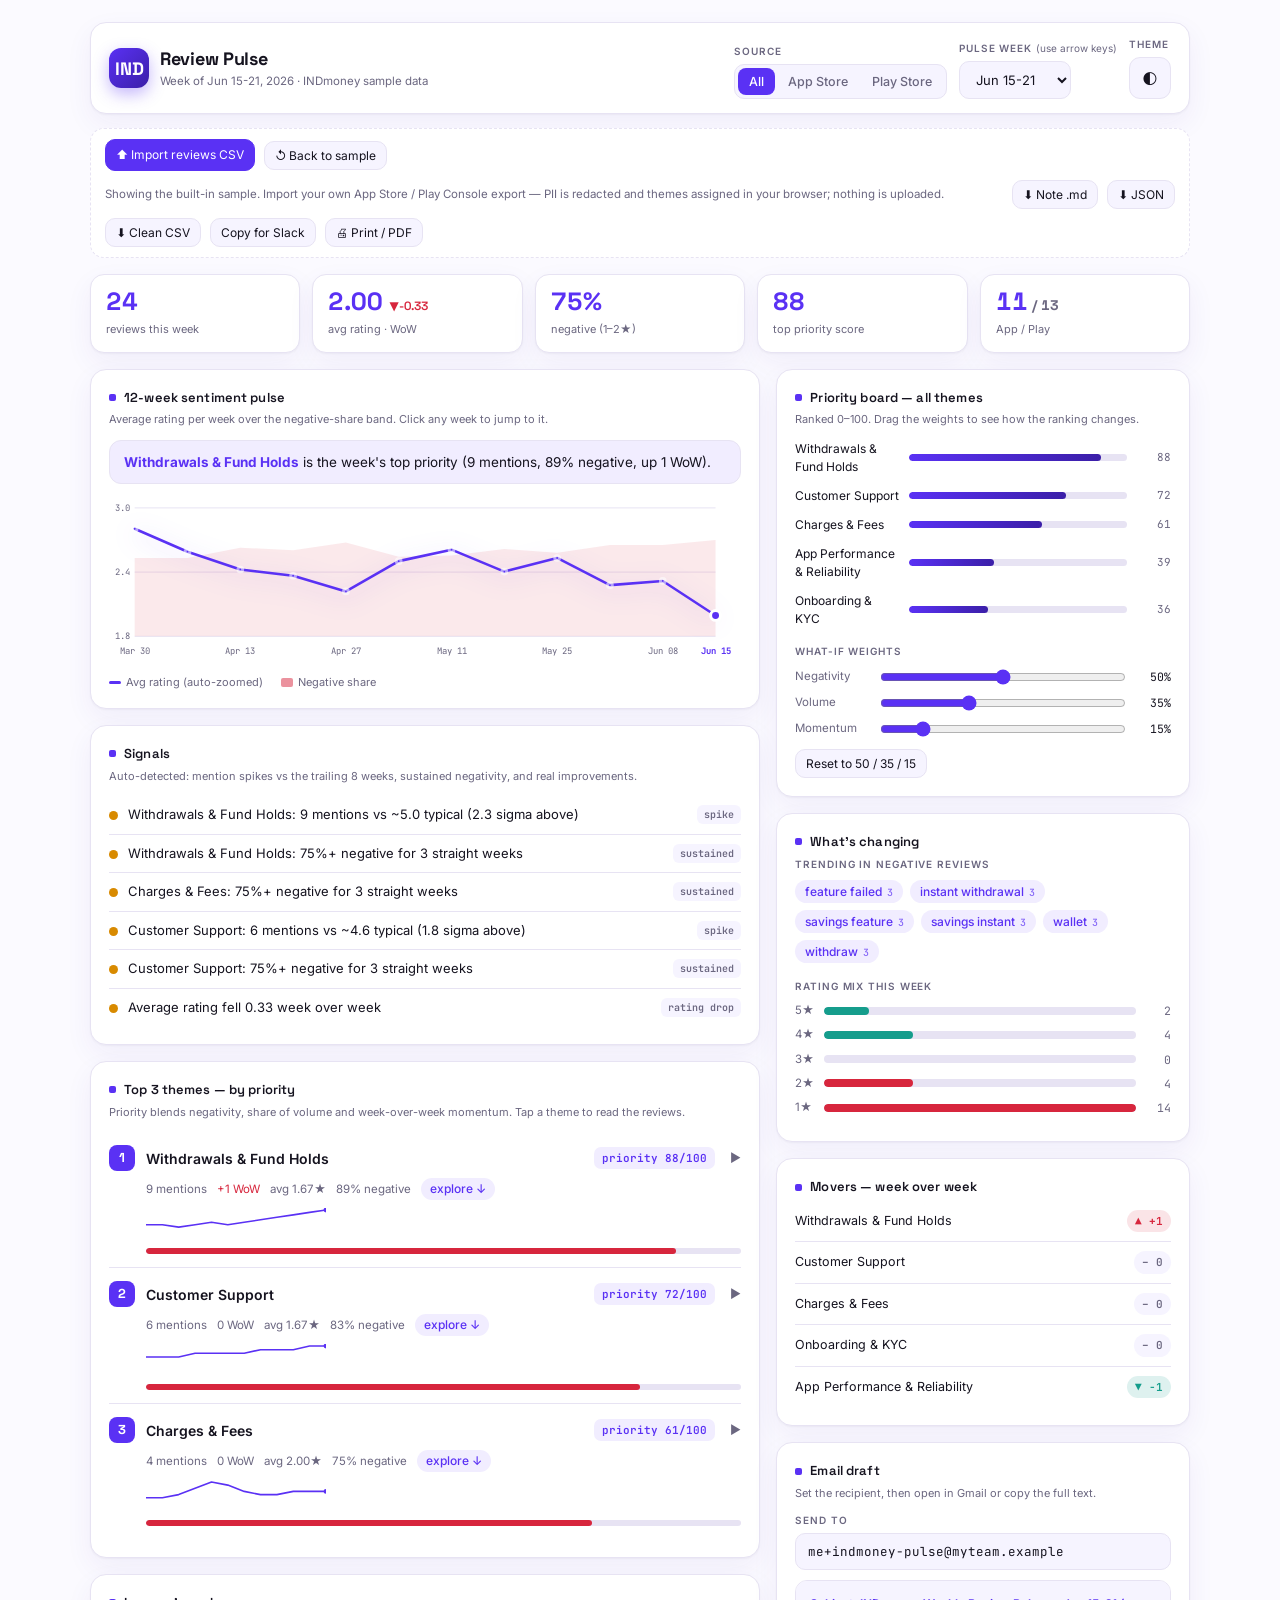
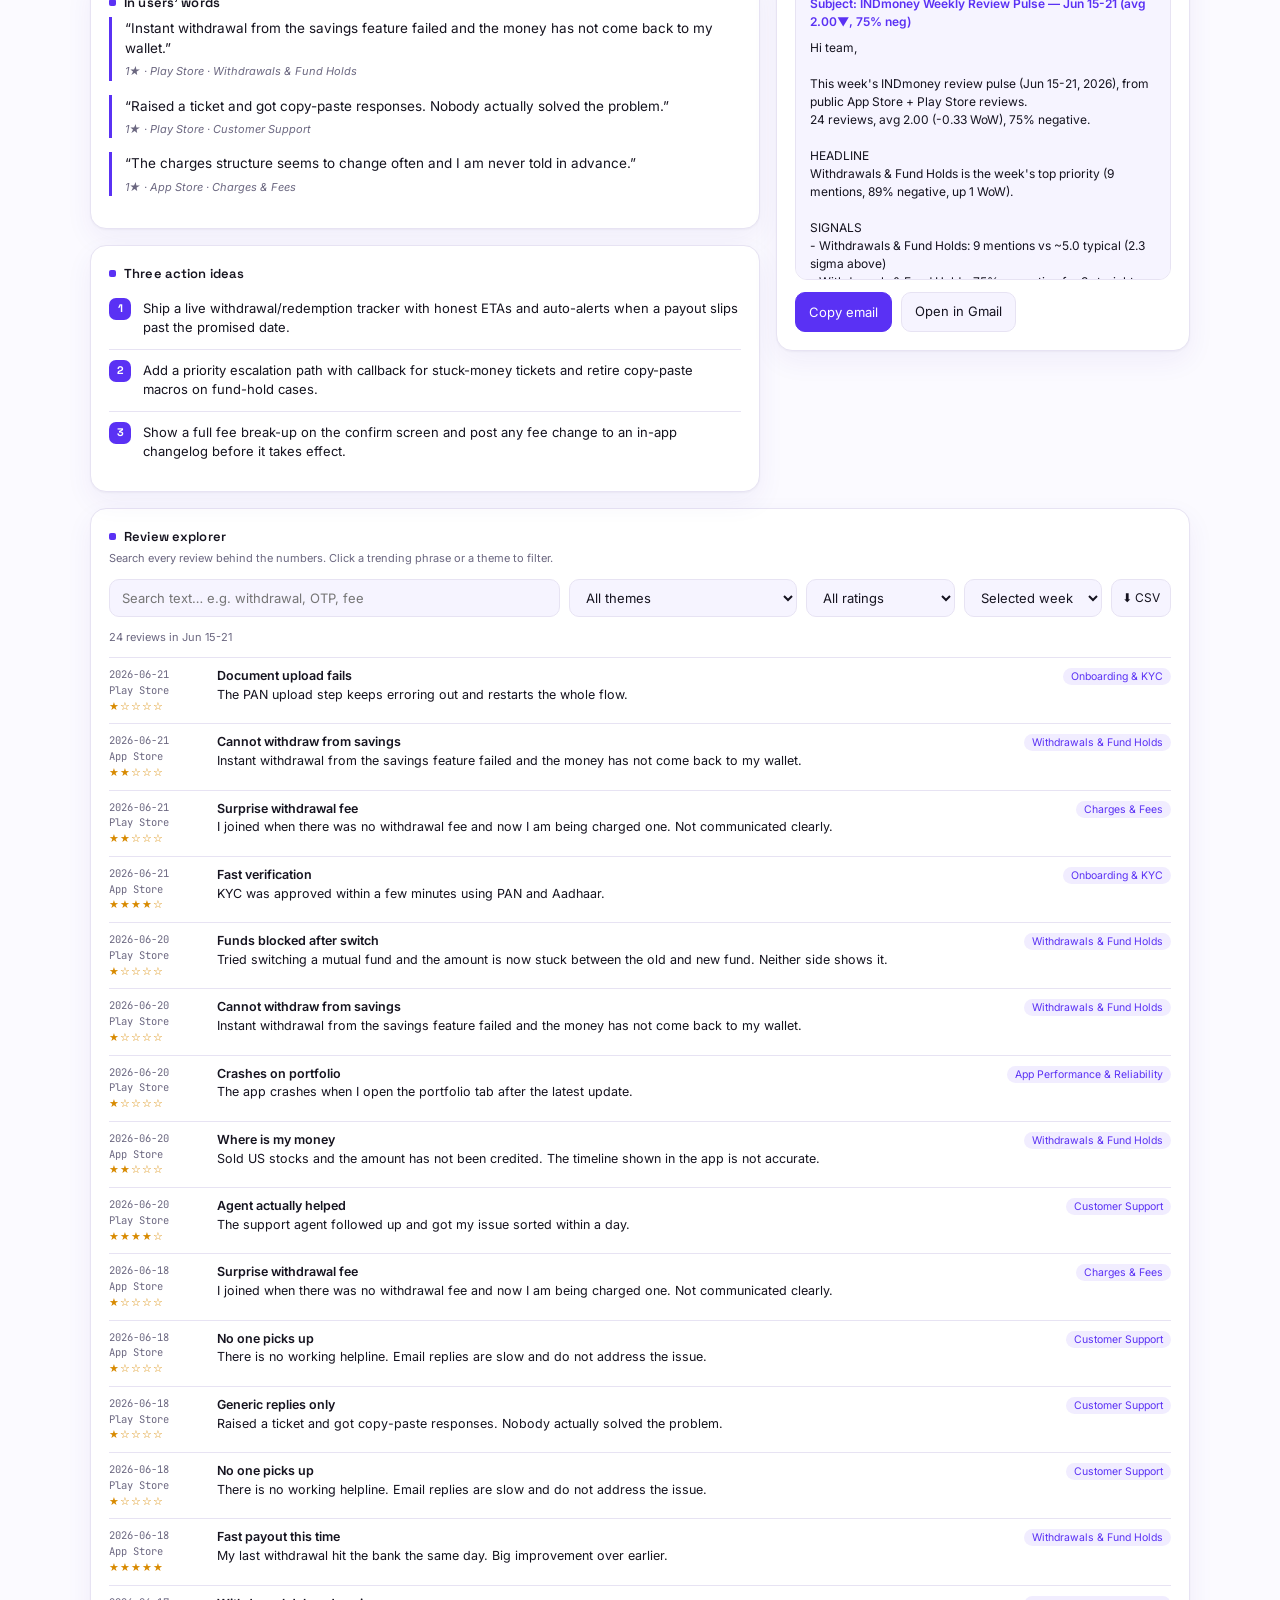
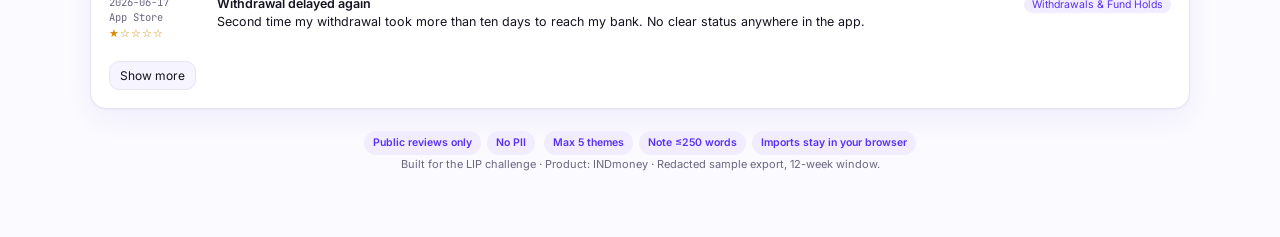
<file: index.html>
<!DOCTYPE html>
<html lang="en" data-theme="light">
<head>
<meta charset="utf-8"/>
<meta name="viewport" content="width=device-width, initial-scale=1, viewport-fit=cover"/>
<title>Review Pulse — INDmoney</title>
<link rel="preconnect" href="https://fonts.googleapis.com">
<link rel="preconnect" href="https://fonts.gstatic.com" crossorigin>
<link href="https://fonts.googleapis.com/css2?family=Space+Grotesk:wght@500;600;700&family=Inter:wght@400;500;600&family=JetBrains+Mono:wght@500;600&display=swap" rel="stylesheet">
<style>
:root{
  --violet:#5A31F4; --violet-d:#3B1FA8; --violet-soft:#F1EDFF;
  --ink:#15131F; --mute:#6B6780; --line:#E7E3F3;
  --neg:#D7263D; --warn:#D88A00; --pos:#159D8C;
  --bg:#FBFAFF; --panel:#FFFFFF; --panel-2:#F6F4FF;
  --shadow:0 1px 2px rgba(20,16,40,.04), 0 10px 28px rgba(60,31,168,.06);
  --display:'Space Grotesk',system-ui,sans-serif;
  --body:'Inter',system-ui,sans-serif; --mono:'JetBrains Mono',ui-monospace,monospace;
}
[data-theme="dark"]{
  --violet:#9B86FF; --violet-d:#7C63F0; --violet-soft:#241D44;
  --ink:#F3F1FA; --mute:#A39FBE; --line:#2A2444;
  --neg:#FF6B7E; --warn:#F0B53A; --pos:#3FD3BF;
  --bg:#0C0A18; --panel:#161130; --panel-2:#1C1640;
  --shadow:0 1px 2px rgba(0,0,0,.3), 0 14px 32px rgba(0,0,0,.4);
}
*{box-sizing:border-box}
html,body{margin:0}
body{background:var(--bg);color:var(--ink);font-family:var(--body);-webkit-font-smoothing:antialiased;line-height:1.5}
.wrap{max-width:1140px;margin:0 auto;padding:22px 20px 64px}
.mono{font-family:var(--mono);font-variant-numeric:tabular-nums}

header.top{display:flex;align-items:center;gap:14px;flex-wrap:wrap;padding:14px 18px;border-radius:16px;
  background:var(--panel);box-shadow:var(--shadow);border:1px solid var(--line)}
.brand{display:flex;align-items:center;gap:11px;margin-right:auto}
.logo{width:40px;height:40px;border-radius:12px;background:linear-gradient(135deg,var(--violet),var(--violet-d));
  display:grid;place-items:center;color:#fff;font-family:var(--display);font-weight:700;font-size:18px;
  box-shadow:0 6px 16px rgba(90,49,244,.35)}
.brand h1{font-family:var(--display);font-size:18px;font-weight:700;margin:0;letter-spacing:-.3px}
.brand .sub{font-size:11.5px;color:var(--mute);margin-top:1px}
.ctrls{display:flex;align-items:flex-end;gap:12px;flex-wrap:wrap}
.lbl{font-size:10px;color:var(--mute);text-transform:uppercase;letter-spacing:.09em;font-weight:600;margin-bottom:5px;display:block}
select{font-family:var(--body);font-size:13px;color:var(--ink);background:var(--panel-2);border:1px solid var(--line);
  border-radius:10px;padding:9px 12px;cursor:pointer}
select:hover{border-color:var(--violet)}
.seg{display:inline-flex;background:var(--panel-2);border:1px solid var(--line);border-radius:10px;padding:3px;gap:2px}
.seg button{border:0;background:transparent;color:var(--mute);font-family:var(--body);font-size:12.5px;font-weight:500;
  padding:6px 11px;border-radius:8px;cursor:pointer}
.seg button.on{background:var(--violet);color:#fff}
.toggle{width:42px;height:42px;display:grid;place-items:center;border-radius:11px;background:var(--panel-2);
  border:1px solid var(--line);cursor:pointer;font-size:17px}

.kpis{display:grid;grid-template-columns:repeat(5,1fr);gap:12px;margin-top:16px}
@media(max-width:760px){.kpis{grid-template-columns:repeat(2,1fr)}}
.kpi{background:var(--panel);border:1px solid var(--line);border-radius:14px;padding:14px 15px;box-shadow:var(--shadow)}
.kpi .big{font-family:var(--display);font-size:25px;font-weight:700;line-height:1;color:var(--violet)}
.kpi .cap{font-size:11px;color:var(--mute);margin-top:7px}
.kpi .delta{font-size:12px;font-weight:600;margin-left:6px}
.up{color:var(--pos)} .down{color:var(--neg)} .flat{color:var(--mute)}

.grid{display:grid;grid-template-columns:1.62fr 1fr;gap:16px;margin-top:16px;align-items:start}
@media(max-width:900px){.grid{grid-template-columns:1fr}}
.col{display:flex;flex-direction:column;gap:16px}
.card{background:var(--panel);border:1px solid var(--line);border-radius:16px;padding:18px;box-shadow:var(--shadow)}
.card h2{font-family:var(--display);font-size:13px;font-weight:600;margin:0 0 4px;letter-spacing:.01em;display:flex;align-items:center;gap:8px}
.card h2 .tick{width:7px;height:7px;border-radius:2px;background:var(--violet)}
.card .hint{font-size:11px;color:var(--mute);margin:0 0 12px}

/* hero */
.headline{background:var(--violet-soft);border:1px solid var(--line);border-radius:12px;padding:11px 14px;margin-bottom:14px;
  font-size:13.5px;color:var(--ink)}
.headline b{color:var(--violet)}
.pulse-svg{width:100%;height:150px;display:block;overflow:visible}
.pulse-path{fill:none;stroke:var(--violet);stroke-width:2.6;stroke-linecap:round;stroke-linejoin:round;
  filter:drop-shadow(0 5px 12px rgba(90,49,244,.32))}
.pulse-dot{fill:var(--violet);stroke:var(--panel);stroke-width:3}
.grid-line{stroke:var(--line);stroke-width:1}
.axis{font-family:var(--mono);font-size:9px;fill:var(--mute)}
.legend{display:flex;gap:18px;font-size:11px;color:var(--mute);margin-top:8px}
.legend i{display:inline-block;width:12px;height:3px;border-radius:2px;vertical-align:middle;margin-right:5px}
.legend i.area{height:9px;border-radius:2px;opacity:.5}

/* priority themes */
.theme{border-top:1px solid var(--line);padding:13px 0}
.theme:first-of-type{border-top:none}
.theme .head{display:flex;align-items:center;gap:11px;cursor:pointer}
.rank{width:26px;height:26px;flex:none;border-radius:8px;background:var(--violet);color:#fff;
  font-family:var(--display);font-weight:700;font-size:13px;display:grid;place-items:center}
.theme .name{font-weight:600;font-size:14px;flex:1;min-width:0}
.prio{font-family:var(--mono);font-size:11px;font-weight:600;color:var(--violet);background:var(--violet-soft);
  padding:3px 8px;border-radius:7px;white-space:nowrap}
.theme .meta{font-size:11.5px;color:var(--mute);margin:7px 0 0 37px;display:flex;gap:10px;flex-wrap:wrap;align-items:center}
.spark{margin:8px 0 0 37px}
.bar{height:6px;border-radius:4px;background:var(--line);overflow:hidden;margin:8px 0 0 37px;max-width:calc(100% - 37px)}
.bar>span{display:block;height:100%;border-radius:4px}
.caret{color:var(--mute);font-size:12px;transition:transform .2s;margin-left:4px}
.theme.open .caret{transform:rotate(90deg)}
.drill{margin:10px 0 0 37px;display:none;border-left:2px solid var(--line);padding-left:12px}
.theme.open .drill{display:block;animation:fade .25s ease}
@keyframes fade{from{opacity:0;transform:translateY(-3px)}to{opacity:1}}
.rev{padding:7px 0;border-bottom:1px dashed var(--line);font-size:12px}
.rev:last-child{border-bottom:none}
.rev .r1{display:flex;justify-content:space-between;color:var(--mute);font-size:10.5px;font-family:var(--mono)}
.rev .r2{margin-top:2px;color:var(--ink)}
.stars{color:var(--warn);letter-spacing:1px}

/* priority board + movers */
.board .row{display:flex;align-items:center;gap:10px;margin-bottom:11px}
.board .nm{font-size:12px;flex:none;width:104px}
.board .track{flex:1;height:7px;border-radius:4px;background:var(--line);overflow:hidden}
.board .track>span{display:block;height:100%;border-radius:4px;background:linear-gradient(90deg,var(--violet),var(--violet-d))}
.board .val{font-family:var(--mono);font-size:11px;color:var(--mute);width:34px;text-align:right}
.mover{display:flex;align-items:center;justify-content:space-between;padding:9px 0;border-top:1px solid var(--line);font-size:12.5px}
.mover:first-of-type{border-top:none}
.chip{font-family:var(--mono);font-size:11px;font-weight:600;padding:3px 8px;border-radius:20px}
.chip.r{color:var(--neg);background:color-mix(in srgb,var(--neg) 12%,transparent)}
.chip.f{color:var(--pos);background:color-mix(in srgb,var(--pos) 14%,transparent)}
.chip.z{color:var(--mute);background:var(--panel-2)}

/* quotes + actions */
.quote{border-left:3px solid var(--violet);padding:1px 0 1px 13px;margin:0 0 14px}
.quote p{margin:0;font-size:13.5px}
.quote .by{font-size:11px;color:var(--mute);margin-top:5px;font-style:italic}
ol.actions{margin:0;padding:0;list-style:none;counter-reset:a}
ol.actions li{counter-increment:a;position:relative;padding:11px 0 11px 34px;font-size:13px;border-top:1px solid var(--line)}
ol.actions li:first-child{border-top:none}
ol.actions li::before{content:counter(a);position:absolute;left:0;top:10px;width:22px;height:22px;border-radius:7px;
  background:var(--violet);color:#fff;font-family:var(--display);font-weight:700;font-size:11px;display:grid;place-items:center}

/* email */
.mailbox{background:var(--panel-2);border:1px solid var(--line);border-radius:12px;padding:14px;font-size:12px;
  white-space:pre-wrap;max-height:300px;overflow:auto;line-height:1.5}
.mailbox .subj{font-weight:600;color:var(--violet);margin-bottom:8px}
.acts{display:flex;gap:9px;margin-top:12px;flex-wrap:wrap}
.toinput{width:100%;font-family:var(--mono);font-size:12.5px;color:var(--ink);background:var(--panel-2);
  border:1px solid var(--line);border-radius:10px;padding:9px 12px;margin-bottom:10px}
.toinput:focus{outline:none;border-color:var(--violet)}
.btn{font-family:var(--body);font-size:13px;color:var(--ink);background:var(--panel-2);border:1px solid var(--line);
  border-radius:10px;padding:9px 13px;cursor:pointer;text-decoration:none;display:inline-flex;align-items:center;gap:6px}
.btn:hover{border-color:var(--violet)}
.btn.primary{background:var(--violet);color:#fff;border-color:var(--violet)}
.btn.primary:hover{background:var(--violet-d)}
.toast{position:fixed;left:50%;bottom:26px;transform:translateX(-50%) translateY(20px);opacity:0;background:var(--ink);
  color:var(--bg);padding:10px 18px;border-radius:10px;font-size:13px;transition:.25s;pointer-events:none;z-index:9}
.toast.show{opacity:1;transform:translateX(-50%) translateY(0)}
footer.note{margin-top:22px;font-size:11px;color:var(--mute);line-height:1.7;text-align:center}
.pill{display:inline-block;font-size:10.5px;font-weight:600;color:var(--violet);background:var(--violet-soft);padding:3px 9px;border-radius:20px;margin:0 3px}

/* ---- v3 additions ---- */
.pulse-svg{height:auto}
.pulse-hit{fill:transparent;cursor:pointer}
.pulse-hit:hover{fill:var(--violet-soft);opacity:.6}
.toolbar{display:flex;align-items:center;gap:9px;flex-wrap:wrap;margin-top:14px;padding:10px 14px;border:1px dashed var(--line);border-radius:14px;background:var(--panel)}
.toolbar .sp{flex:1}
.toolbar .status{font-size:11.5px;color:var(--mute)}
.toolbar .status b{color:var(--ink)}
.btn.sm{padding:6px 10px;font-size:12px}
.btn:disabled{opacity:.45;cursor:default}
.drop{position:fixed;inset:0;display:none;place-items:center;background:color-mix(in srgb,var(--violet) 18%,transparent);z-index:20;
  font-family:var(--display);font-size:22px;color:var(--violet);backdrop-filter:blur(3px)}
.drop.on{display:grid}
.drop div{padding:30px 44px;border:2px dashed var(--violet);border-radius:20px;background:var(--panel)}
.sig{display:flex;gap:10px;align-items:flex-start;padding:9px 0;border-top:1px solid var(--line);font-size:13px}
.sig:first-of-type{border-top:none}
.sig .dot{width:9px;height:9px;border-radius:50%;margin-top:6px;flex:none}
.sig .tag{font-family:var(--mono);font-size:10px;font-weight:600;padding:2px 7px;border-radius:6px;white-space:nowrap;margin-left:auto;color:var(--mute);background:var(--panel-2)}
.sev-high .dot{background:var(--neg)} .sev-medium .dot{background:var(--warn)} .sev-good .dot{background:var(--pos)}
.empty{font-size:12.5px;color:var(--mute);padding:4px 0}
.chips{display:flex;flex-wrap:wrap;gap:7px}
.chipx{font-size:12px;padding:4px 10px;border-radius:20px;background:var(--violet-soft);color:var(--violet);font-weight:500;cursor:pointer;border:0;font-family:var(--body)}
.chipx small{font-family:var(--mono);opacity:.7;margin-left:5px}
.chipx:hover{outline:2px solid var(--violet)}
.dist .row{display:flex;align-items:center;gap:9px;margin-bottom:7px;font-size:11.5px;color:var(--mute)}
.dist .track{flex:1;height:8px;border-radius:4px;background:var(--line);overflow:hidden}
.dist .track>span{display:block;height:100%;border-radius:4px}
.dist .n{width:26px;text-align:right;font-family:var(--mono)}
.sub-h{font-size:10px;text-transform:uppercase;letter-spacing:.09em;color:var(--mute);font-weight:600;margin:16px 0 8px}
.wts .w{display:flex;align-items:center;gap:9px;font-size:11.5px;color:var(--mute);margin-bottom:6px}
.wts .w span:first-child{width:74px}
.wts .w input{flex:1;accent-color:var(--violet)}
.wts .w .pc{width:34px;text-align:right;font-family:var(--mono);color:var(--ink)}
.filters{display:flex;gap:9px;flex-wrap:wrap;margin-bottom:12px}
.filters input[type=search]{flex:1;min-width:180px;font-family:var(--body);font-size:13px;color:var(--ink);background:var(--panel-2);border:1px solid var(--line);border-radius:10px;padding:9px 12px}
.filters input:focus{outline:none;border-color:var(--violet)}
.exp-row{display:grid;grid-template-columns:96px 1fr auto;gap:12px;padding:9px 0;border-top:1px solid var(--line);font-size:12.5px;align-items:start}
.exp-row .meta{font-family:var(--mono);font-size:10.5px;color:var(--mute);line-height:1.5}
.exp-row .ttl{font-weight:600}
.exp-row .th{font-size:10.5px;color:var(--violet);background:var(--violet-soft);padding:2px 8px;border-radius:12px;white-space:nowrap}
@media(max-width:600px){.exp-row{grid-template-columns:1fr}}
mark{background:color-mix(in srgb,var(--warn) 35%,transparent);color:inherit;border-radius:3px;padding:0 1px}
.theme .head{outline-offset:3px}
.theme .head:focus-visible{outline:2px solid var(--violet);border-radius:8px}
@media print{
  body{background:#fff}.wrap{max-width:none;padding:0}
  .toolbar,.ctrls,.explorer,.emailcard,.drop,.toast,.noprint{display:none!important}
  .card,.kpi,header.top{box-shadow:none}.grid{grid-template-columns:1fr 1fr}
  .theme .drill{display:none!important}
}
</style>
</head>
<body>
<div class="wrap">
  <header class="top">
    <div class="brand">
      <div class="logo">IND</div>
      <div><h1>Review Pulse</h1><div class="sub" id="subtitle">Weekly intelligence from App Store + Play Store reviews · INDmoney</div></div>
    </div>
    <div class="ctrls">
      <div><span class="lbl">Source</span><div class="seg" id="srcSeg"></div></div>
      <div><span class="lbl">Pulse week <span class="noprint" style="text-transform:none;letter-spacing:0;font-weight:400">(use arrow keys)</span></span><select id="weekSel" aria-label="Pulse week"></select></div>
      <div><span class="lbl">Theme</span><div class="toggle" id="themeBtn" title="Light / dark" role="button" tabindex="0" aria-label="Toggle light and dark mode">◐</div></div>
    </div>
  </header>

  <div class="toolbar noprint">
    <label class="btn sm primary" for="fileIn" style="cursor:pointer">⬆ Import reviews CSV</label>
    <input type="file" id="fileIn" accept=".csv,text/csv" multiple hidden/>
    <button class="btn sm" id="resetBtn" hidden>↺ Back to sample</button>
    <span class="status" id="status"></span>
    <span class="sp"></span>
    <button class="btn sm" id="dlNote">⬇ Note .md</button>
    <button class="btn sm" id="dlJson">⬇ JSON</button>
    <button class="btn sm" id="dlCsv" title="Cleaned, redacted, themed CSV">⬇ Clean CSV</button>
    <button class="btn sm" id="slackBtn">Copy for Slack</button>
    <button class="btn sm" id="printBtn">🖨 Print / PDF</button>
  </div>

  <div class="kpis" id="kpis"></div>

  <div class="grid">
    <div class="col">
      <div class="card">
        <h2><span class="tick"></span>12-week sentiment pulse</h2>
        <p class="hint">Average rating per week over the negative-share band. Click any week to jump to it.</p>
        <div class="headline" id="headline"></div>
        <svg class="pulse-svg" id="pulse" viewBox="0 0 640 170"></svg>
        <div class="legend">
          <span><i style="background:var(--violet)"></i>Avg rating (auto-zoomed)</span>
          <span><i class="area" style="background:var(--neg)"></i>Negative share</span>
        </div>
      </div>

      <div class="card">
        <h2><span class="tick"></span>Signals</h2>
        <p class="hint">Auto-detected: mention spikes vs the trailing 8 weeks, sustained negativity, and real improvements.</p>
        <div id="signals"></div>
      </div>

      <div class="card">
        <h2><span class="tick"></span>Top 3 themes — by priority</h2>
        <p class="hint">Priority blends negativity, share of volume and week-over-week momentum. Tap a theme to read the reviews.</p>
        <div id="themes"></div>
      </div>

      <div class="card">
        <h2><span class="tick"></span>In users' words</h2>
        <div id="quotes"></div>
      </div>

      <div class="card">
        <h2><span class="tick"></span>Three action ideas</h2>
        <ol class="actions" id="actions"></ol>
      </div>
    </div>

    <div class="col">
      <div class="card board">
        <h2><span class="tick"></span>Priority board — all themes</h2>
        <p class="hint">Ranked 0–100. Drag the weights to see how the ranking changes.</p>
        <div id="board"></div>
        <div class="sub-h">What-if weights</div>
        <div class="wts" id="wts"></div>
        <button class="btn sm noprint" id="wReset" style="margin-top:4px">Reset to 50 / 35 / 15</button>
      </div>
      <div class="card">
        <h2><span class="tick"></span>What's changing</h2>
        <div class="sub-h" style="margin-top:6px">Trending in negative reviews</div>
        <div class="chips" id="trending"></div>
        <div class="sub-h">Rating mix this week</div>
        <div class="dist" id="dist"></div>
      </div>
      <div class="card">
        <h2><span class="tick"></span>Movers — week over week</h2>
        <div id="movers"></div>
      </div>
      <div class="card emailcard">
        <h2><span class="tick"></span>Email draft</h2>
        <p class="hint">Set the recipient, then open in Gmail or copy the full text.</p>
        <label class="lbl" for="toInput">Send to</label>
        <input id="toInput" class="toinput" type="email" autocomplete="email" placeholder="you@example.com" spellcheck="false"/>
        <div class="mailbox" id="mailbox"></div>
        <div class="acts">
          <button class="btn primary" id="copyBtn">Copy email</button>
          <a class="btn" id="gmailBtn" target="_blank" rel="noopener" href="#">Open in Gmail</a>
        </div>
      </div>
    </div>
  </div>

  <div class="card explorer" style="margin-top:16px">
    <h2><span class="tick"></span>Review explorer</h2>
    <p class="hint">Search every review behind the numbers. Click a trending phrase or a theme to filter.</p>
    <div class="filters">
      <input type="search" id="q" placeholder="Search text… e.g. withdrawal, OTP, fee" aria-label="Search reviews"/>
      <select id="fTheme" aria-label="Theme"></select>
      <select id="fRating" aria-label="Rating">
        <option value="all">All ratings</option><option value="neg">Negative (1–2★)</option>
        <option value="neu">Neutral (3★)</option><option value="pos">Positive (4–5★)</option>
      </select>
      <select id="fScope" aria-label="Scope"><option value="week">Selected week</option><option value="all">All weeks</option></select>
      <button class="btn sm" id="dlFiltered">⬇ CSV</button>
    </div>
    <div class="hint" id="expCount"></div>
    <div id="expList"></div>
    <button class="btn sm" id="expMore" style="margin-top:10px" hidden>Show more</button>
  </div>

  <footer class="note">
    <span class="pill">Public reviews only</span><span class="pill">No PII</span>
    <span class="pill">Max 5 themes</span><span class="pill">Note ≤250 words</span><span class="pill">Imports stay in your browser</span><br/>
    Built for the LIP challenge · Product: INDmoney · <span id="foot">Redacted sample export, 12-week window.</span>
  </footer>
</div>
<div class="drop" id="drop"><div>Drop review CSVs to analyse</div></div>
<div class="toast" id="toast">Copied</div>

<script>
/* pulse-core.js - browser/Node twin of src/pulse.py.
   Pure functions, no DOM. Inlined into index.html at build time (see scripts/inject_data.py)
   and loaded by tests/parity.js, which asserts it matches the Python output. */
(function (root, factory) {
  if (typeof module === "object" && module.exports) module.exports = factory();
  else root.PulseCore = factory();
})(typeof self !== "undefined" ? self : this, function () {
  "use strict";
  const DEFAULT_WEIGHTS = [0.50, 0.35, 0.15], MAX_WEEKS = 12;
  const MON = ["Jan","Feb","Mar","Apr","May","Jun","Jul","Aug","Sep","Oct","Nov","Dec"];
  const rhu = x => Math.floor(x + 0.5);
  const r2 = x => rhu(x * 100) / 100;
  const sentiment = r => r <= 2 ? "neg" : (r >= 4 ? "pos" : "neu");
  const pad = n => String(n).padStart(2, "0");

  // ---- config
  function prepare(cfg) {
    const esc = s => s.replace(/[.*+?^${}()|[\]\\]/g, "\\$&");
    cfg.themes.forEach(t => {
      t._rx = t.keywords.map(k => {
        k = k.toLowerCase().trim();
        const exact = k.endsWith("$"); if (exact) k = k.replace(/\$+$/, "");
        return [new RegExp("\\b" + esc(k).replace(/\s+/g, "\\s+") + (exact ? "\\b" : "")), k.includes(" ") ? 2 : 1];
      });
    });
    cfg._stop = new Set(cfg.stopwords);
    return cfg;
  }

  // ---- PII redaction (same order as REDACTIONS in pulse.py)
  const REDACTIONS = [
    [/[\w.+-]+@[\w-]+(?:\.[\w-]+)+/g, "[email]"],
    [/https?:\/\/\S+/g, "[link]"],
    [/\b[A-Z]{5}\d{4}[A-Z]\b/g, "[pan]"],
    [/\b(?:folio|a\/c|acc|account)\s*(?:no\.?|number)?\s*[:#]?\s*\d{4,}/gi, "[account]"],
    [/\b\d{4}\s\d{4}\s\d{4}\b/g, "[id]"],
    [/(?:\+?91[\s-]?)?\b[6-9]\d{9}\b/g, "[phone]"],
    [/\b\d{9,18}\b/g, "[number]"],
    [/@\w{3,}/g, "[handle]"],
  ];
  function redact(text) {
    let hits = 0;
    for (const [rx, tag] of REDACTIONS) text = text.replace(rx, () => { hits++; return tag; });
    return [text, hits];
  }

  function classify(text, cfg) {
    const low = text.toLowerCase();
    let best = null, bestS = 0;
    for (const t of cfg.themes) {
      let s = 0; for (const [rx, w] of t._rx) if (rx.test(low)) s += w;
      if (s > bestS) { best = t.name; bestS = s; }
    }
    return best;
  }

  // ---- CSV
  function parseCSV(text) {
    if (text.charCodeAt(0) === 0xFEFF) text = text.slice(1);
    const rows = []; let row = [], f = "", q = false;
    for (let i = 0; i < text.length; i++) {
      const c = text[i];
      if (q) {
        if (c === '"') { if (text[i + 1] === '"') { f += '"'; i++; } else q = false; } else f += c;
      } else if (c === '"') q = true;
      else if (c === ",") { row.push(f); f = ""; }
      else if (c === "\n" || c === "\r") { if (c === "\r" && text[i + 1] === "\n") i++; row.push(f); rows.push(row); row = []; f = ""; }
      else f += c;
    }
    if (f !== "" || row.length) { row.push(f); rows.push(row); }
    const head = (rows.shift() || []).map(h => h.trim());
    return rows.filter(r => r.some(x => x.trim() !== "")).map(r => Object.fromEntries(head.map((h, i) => [h, r[i] === undefined ? "" : r[i]])));
  }
  const csvCell = v => { v = String(v == null ? "" : v); return /[",\n\r]/.test(v) ? '"' + v.replace(/"/g, '""') + '"' : v; };
  const COLUMNS = ["review_id","date","week","source","rating","title","text","theme"];
  const toCSV = rows => [COLUMNS.join(",")].concat(rows.map(r => COLUMNS.map(c => csvCell(r[c])).join(","))).join("\n") + "\n";

  // ---- dates / weeks (UTC math, Monday-start weeks)
  function parseDate(s) {
    s = String(s).trim(); let m;
    if ((m = s.match(/^(\d{4})-(\d{2})-(\d{2})/))) return Date.UTC(+m[1], +m[2] - 1, +m[3]);
    if ((m = s.match(/^(\d{1,2})[\/-](\d{1,2})[\/-](\d{4})/))) return Date.UTC(+m[3], +m[2] - 1, +m[1]);
    if ((m = s.match(/^(\d{4})\/(\d{1,2})\/(\d{1,2})/))) return Date.UTC(+m[1], +m[2] - 1, +m[3]);
    const t = Date.parse(s); if (isNaN(t)) return null;
    const d = new Date(t); return Date.UTC(d.getFullYear(), d.getMonth(), d.getDate());
  }
  const DAY = 86400000;
  const weekStart = ms => ms - ((new Date(ms).getUTCDay() + 6) % 7) * DAY;
  const iso = ms => { const d = new Date(ms); return d.getUTCFullYear() + "-" + pad(d.getUTCMonth() + 1) + "-" + pad(d.getUTCDate()); };
  const weekLabel = ws => { const a = new Date(ws), b = new Date(ws + 6 * DAY); return MON[a.getUTCMonth()] + " " + pad(a.getUTCDate()) + "-" + pad(b.getUTCDate()); };

  // ---- import / normalise
  const HEADERS = {
    date: ["date","review date","at","submitted","last updated","review submit date and time","created","review last update date and time"],
    rating: ["rating","star rating","score","stars"],
    text: ["text","review text","content","body","review","review body"],
    title: ["title","review title","subject","review summary"],
    source: ["source","store","platform"], theme: ["theme"], id: ["review_id","id","review id"],
  };
  function pick(row, field) {
    const low = {}; for (const k in row) low[k.trim().toLowerCase()] = row[k];
    for (const h of HEADERS[field]) if (h in low && String(low[h]).trim() !== "") return String(low[h]).trim();
    return "";
  }
  function normalise(raw, cfg, opts) {
    opts = opts || {}; const defSrc = opts.defaultSource || "Unknown", keep = opts.keepTheme !== false;
    const rep = { in: 0, redactions: 0, unclassified: 0, auto_themed: 0, dropped: 0 }, out = [], seen = new Set();
    const valid = new Set(cfg.themes.map(t => t.name));
    for (const r of raw) {
      rep.in++;
      const ms = parseDate(pick(r, "date")); const rating = Math.round(parseFloat(pick(r, "rating")));
      let text = pick(r, "text"), title = pick(r, "title");
      if (ms === null || !(rating >= 1 && rating <= 5) || (!text && !title)) { rep.dropped++; continue; }
      const id = pick(r, "id"); if (id) { if (seen.has(id)) { rep.dropped++; continue; } seen.add(id); }
      let h; [title, h] = redact(title); rep.redactions += h; [text, h] = redact(text); rep.redactions += h;
      let theme = keep ? pick(r, "theme") : "";
      if (!valid.has(theme)) { theme = classify(title + " " + text, cfg) || ""; rep.auto_themed++; }
      if (!theme) rep.unclassified++;
      out.push({ review_id: id || "R" + String(out.length + 1).padStart(5, "0"), date: iso(ms), week: weekLabel(weekStart(ms)),
        source: pick(r, "source") || defSrc, rating, title, text, theme });
    }
    out.sort((a, b) => a.date < b.date ? -1 : a.date > b.date ? 1 : (a.review_id < b.review_id ? -1 : a.review_id > b.review_id ? 1 : 0));
    rep.out = out.length; return [out, rep];
  }

  // ---- analysis
  function terms(text, stop) {
    const toks = text.toLowerCase().match(/[a-z']+/g) || [];
    const set = new Set(); const ok = t => t.length >= 3 && !stop.has(t);
    toks.forEach(t => ok(t) && set.add(t));
    for (let i = 0; i + 1 < toks.length; i++) if (ok(toks[i]) && ok(toks[i + 1])) set.add(toks[i] + " " + toks[i + 1]);
    return set;
  }
  function trending(cur, base, stop, k) {
    k = k || 6; if (!cur.length || !base.length) return [];
    const count = rows => { const m = new Map(); rows.forEach(r => terms(r.title + " " + r.text, stop).forEach(t => m.set(t, (m.get(t) || 0) + 1))); return m; };
    const cc = count(cur), bc = count(base), cand = [];
    cc.forEach((c, t) => {
      if (c < 2) return; const b = bc.get(t) || 0;
      const lift = ((c + 1) / (cur.length + 2)) / ((b + 1) / (base.length + 2));
      if (lift >= 1.2) cand.push([c * Math.log(lift), t, c, b, lift]);
    });
    cand.sort((x, y) => y[0] - x[0] || (x[1] < y[1] ? -1 : x[1] > y[1] ? 1 : 0));
    const chosen = [];
    for (const [, t, c, b, lift] of cand) {
      if (!t.includes(" ") && cand.some(o => o[1].includes(" ") && o[1].split(" ").includes(t) && o[2] === c)) continue;
      chosen.push({ term: t, count: c, base: b, lift: r2(lift) }); if (chosen.length === k) break;
    }
    return chosen;
  }
  function signals(names, ts, avgCur, avgPrev, nPrev, nCur, pi) {
    const sig = [];
    for (const t of names) {
      const cs = ts[t].counts, ng = ts[t].negPct, cur = cs[pi], base = cs.slice(Math.max(0, pi - 8), pi);
      if (base.length >= 3 && cur >= 3) {
        const mean = base.reduce((a, b) => a + b, 0) / base.length;
        const sd = Math.sqrt(base.reduce((a, b) => a + (b - mean) ** 2, 0) / base.length);
        const z = (cur - mean) / Math.max(sd, 0.75);
        if (z >= 1.5) sig.push({ type: "spike", severity: z >= 2.5 ? "high" : "medium", theme: t,
          text: `${t}: ${cur} mentions vs ~${mean.toFixed(1)} typical (${z.toFixed(1)} sigma above)` });
      }
      if (pi >= 2 && [pi - 2, pi - 1, pi].every(i => cs[i] >= 2 && ng[i] >= 75))
        sig.push({ type: "sustained", severity: "medium", theme: t, text: `${t}: 75%+ negative for 3 straight weeks` });
      if (pi >= 4 && cs[pi] >= 2 && cs[pi - 4] >= 2 && ng[pi - 4] - ng[pi] >= 20)
        sig.push({ type: "improving", severity: "good", theme: t, text: `${t}: negativity down ${ng[pi - 4] - ng[pi]} pts vs 4 weeks ago` });
    }
    if (pi >= 1 && nCur && nPrev) {
      const d = r2(avgCur - avgPrev);
      if (d <= -0.3) sig.push({ type: "rating_drop", severity: "medium", theme: "", text: `Average rating fell ${Math.abs(d).toFixed(2)} week over week` });
      else if (d >= 0.3) sig.push({ type: "rating_gain", severity: "good", theme: "", text: `Average rating rose ${d.toFixed(2)} week over week` });
    }
    const rank = { high: 0, medium: 1, good: 2 };
    return sig.sort((a, b) => rank[a.severity] - rank[b.severity]).slice(0, 6);
  }

  function analyze(allRows, cfg, o) {
    o = o || {}; const weights = o.weights || DEFAULT_WEIGHTS, source = o.source || "All", maxW = o.maxWeeks || MAX_WEEKS;
    const names = cfg.themes.map(t => t.name), actions = Object.fromEntries(cfg.themes.map(t => [t.name, t.action]));
    if (!allRows.length) return null;
    const ws = allRows.map(r => weekStart(parseDate(r.date)));
    let lo = Math.min(...ws), hi = Math.max(...ws);
    let nW = Math.round((hi - lo) / (7 * DAY)) + 1;
    if (nW > maxW) { lo = hi - 7 * DAY * (maxW - 1); nW = maxW; }
    const starts = Array.from({ length: nW }, (_, i) => lo + 7 * DAY * i), labels = starts.map(weekLabel);
    const idx = new Map(starts.map((s, i) => [s, i]));
    const rows = allRows.map((r, i) => Object.assign({}, r, { _wi: idx.has(ws[i]) ? idx.get(ws[i]) : -1 })).filter(r => r._wi >= 0);
    const sources = [...new Set(rows.map(r => r.source))].sort();
    const view = rows.filter(r => source === "All" || r.source === source);
    const byW = Array.from({ length: nW }, () => []); view.forEach(r => byW[r._wi].push(r));
    let pi = o.week ? labels.indexOf(o.week) : nW - 1; if (pi < 0) pi = nW - 1;
    const prevI = pi > 0 ? pi - 1 : null;

    const st = items => {
      const n = items.length; if (!n) return { n: 0, avg: null, negPct: 0 };
      const neg = items.filter(i => sentiment(i.rating) === "neg").length;
      return { n, avg: r2(items.reduce((s, i) => s + i.rating, 0) / n), negPct: rhu(100 * neg / n) };
    };
    const tw = {}, ts = {};
    names.forEach(t => { tw[t] = byW.map(w => w.filter(r => r.theme === t)); ts[t] = { counts: tw[t].map(x => x.length), negPct: tw[t].map(x => st(x).negPct) }; });
    const cur = byW[pi], prev = prevI !== null ? byW[prevI] : [], Sc = st(cur), Sp = st(prev);
    const delta = r2((Sc.avg || 0) - (Sp.avg !== null ? Sp.avg : (Sc.avg || 0))) + 0;
    const cc = {}, pc = {}; names.forEach(t => { cc[t] = ts[t].counts[pi]; pc[t] = prevI !== null ? ts[t].counts[prevI] : 0; });
    const maxc = Math.max(1, ...Object.values(cc));
    const wsum = weights.reduce((a, b) => a + b, 0) || 1, [wn, wv, wm] = weights.map(w => w / wsum);
    const info = {};
    names.forEach(t => {
      const s = st(tw[t][pi]), mom = cc[t] - pc[t], vol = 100 * cc[t] / maxc, momS = Math.max(0, Math.min(100, 50 + mom * 9));
      info[t] = { theme: t, priority: rhu(wn * s.negPct + wv * vol + wm * momS), count: cc[t], prev: pc[t], wow: mom, avg: s.avg !== null ? s.avg : 0, negPct: s.negPct };
    });
    const ranked = names.slice().sort((a, b) => info[b].priority - info[a].priority || names.indexOf(a) - names.indexOf(b));
    const top = ranked.filter(t => cc[t] > 0).slice(0, 3);
    const lead = top.length ? top[0] : ranked[0], li = info[lead];
    const mover = names.reduce((a, b) => info[b].wow > info[a].wow ? b : a), faller = names.reduce((a, b) => info[b].wow < info[a].wow ? b : a);
    let headline = `${lead} is the week's top priority (${li.count} mentions, ${li.negPct}% negative` + (li.wow > 0 ? `, up ${li.wow} WoW` : "") + ").";
    if (info[mover].wow >= 2 && mover !== lead) headline += ` ${mover} is rising fastest (+${info[mover].wow} WoW).`;
    if (info[faller].wow <= -2) headline += ` ${faller} is easing (${info[faller].wow} WoW).`;
    const quote = t => {
      const c = tw[t][pi].slice().sort((a, b) => a.rating - b.rating || a.text.length - b.text.length)[0];
      let tx = c.text; if (tx.length > 140) tx = tx.slice(0, 137).replace(/\s+\S*$/, "") + "...";
      return { text: tx, rating: c.rating, source: c.source, theme: t };
    };
    const baseNeg = []; for (let w = Math.max(0, pi - 4); w < pi; w++) byW[w].forEach(r => sentiment(r.rating) === "neg" && baseNeg.push(r));
    const curNeg = cur.filter(r => sentiment(r.rating) === "neg");
    const srcCount = {}; cur.forEach(r => srcCount[r.source] = (srcCount[r.source] || 0) + 1);
    return {
      pulse_week: labels[pi], prev_week: prevI !== null ? labels[prevI] : null, year: new Date(starts[pi] + 6 * DAY).getUTCFullYear(),
      weeks: labels, source, sources, weights: weights.map(w => w / wsum), _pi: pi,
      kpi: { n: Sc.n, avg: Sc.avg || 0, avg_prev: Sp.avg !== null ? Sp.avg : (Sc.avg || 0), delta, negPct: Sc.negPct, src: srcCount, unclassified: cur.filter(r => !r.theme).length },
      headline, top_themes: top.map(t => info[t]), all_priorities: ranked.map(t => info[t]), trend: ts,
      pulse_avg: byW.map(w => st(w).avg), pulse_neg: byW.map(w => st(w).negPct), pulse_vol: byW.map(w => w.length),
      rating_dist: [1, 2, 3, 4, 5].map(k => cur.filter(r => r.rating === k).length),
      quotes: top.map(quote), actions: top.map(t => actions[t]),
      signals: signals(names, ts, Sc.avg || 0, Sp.avg || 0, Sp.n, Sc.n, pi),
      trending: trending(curNeg, baseNeg, cfg._stop),
      _byTheme: tw, _cur: cur, _byW: byW,
    };
  }

  // ---- note + email (mirror build_note / build_email in pulse.py)
  const words = s => (s.match(/\b\w+\b/g) || []).length;
  const arrow = d => d > 0 ? "▲" : (d < 0 ? "▼" : "=");
  const sgn = (d, n) => (d >= 0 ? "+" : "-") + Math.abs(d).toFixed(n);
  function buildNote(p, nSig, shortFooter) {
    const k = p.kpi, d = k.delta;
    const md = ["# INDmoney — Weekly Review Pulse",
      `**Week of ${p.pulse_week}, ${p.year}** · ${k.n} reviews · avg ${k.avg.toFixed(2)} ${arrow(d)} (${sgn(d, 2)} WoW) · ${k.negPct}% negative\n`,
      `**Headline.** ${p.headline}\n`];
    const sig = p.signals.slice(0, nSig);
    if (sig.length) { md.push("## Signals"); sig.forEach(s => md.push("- " + s.text)); md.push(""); }
    md.push("## Top 3 themes");
    p.top_themes.forEach((t, i) => md.push(`${i + 1}. **${t.theme}** — priority ${t.priority}/100 · ${t.count} mentions (${t.wow > 0 ? "+" + t.wow : t.wow} WoW) · avg ${t.avg.toFixed(2)}★ · ${t.negPct}% negative`));
    md.push(""); md.push("## In users' words");
    p.quotes.forEach(q => md.push(`> "${q.text}" — ${q.rating}★, ${q.source} · *${q.theme}*`));
    md.push(""); md.push("## Three action ideas");
    p.actions.forEach((a, i) => md.push(`${i + 1}. ${a}`));
    md.push(""); md.push("---");
    md.push(shortFooter ? "*Public review exports, no PII.*" : "*Source: public App Store + Play Store review exports (redacted sample, 12-week window). No PII. Max 5 themes; ranked by priority score.*");
    return md.join("\n");
  }
  function fitNote(p, limit) {
    limit = limit || 250; let note;
    for (const [n, s] of [[2, false], [2, true], [1, true], [0, true]]) { note = buildNote(p, n, s); if (words(note) <= limit) return note; }
    return note;
  }
  function buildEmail(p) {
    const k = p.kpi, d = k.delta;
    const subj = `INDmoney Weekly Review Pulse — ${p.pulse_week} (avg ${k.avg.toFixed(2)}${arrow(d)}, ${k.negPct}% neg)`;
    const L = ["Hi team,", "", `This week's INDmoney review pulse (${p.pulse_week}, ${p.year})${p.source !== "All" ? " — " + p.source + " only" : ""}, from public App Store + Play Store reviews.`,
      `${k.n} reviews, avg ${k.avg.toFixed(2)} (${sgn(d, 2)} WoW), ${k.negPct}% negative.`, "", "HEADLINE", p.headline, ""];
    if (p.signals.length) { L.push("SIGNALS"); p.signals.forEach(s => L.push("- " + s.text)); L.push(""); }
    L.push("TOP 3 THEMES (by priority = negativity x volume x momentum)");
    p.top_themes.forEach((t, i) => L.push(`${i + 1}. ${t.theme} — priority ${t.priority}/100, ${t.count} mentions, ${t.negPct}% neg`));
    L.push("", "WHAT USERS SAID"); p.quotes.forEach(q => L.push(`- "${q.text}" (${q.rating}*, ${q.source})`));
    if (p.trending.length) L.push("", "TRENDING IN COMPLAINTS", p.trending.map(x => x.term).join(", "));
    L.push("", "THREE ACTION IDEAS"); p.actions.forEach((a, i) => L.push(`${i + 1}. ${a}`));
    L.push("", "One-pager (PDF) and source CSV attached. No PII included.", "", "— Auto-generated by Review Pulse");
    return { subject: subj, body: L.join("\n") };
  }

  return { prepare, redact, classify, parseCSV, toCSV, normalise, analyze, fitNote, buildNote, buildEmail, words, COLUMNS, DEFAULT_WEIGHTS };
});

</script>
<script>
const CFG = PulseCore.prepare({"themes": [{"name": "Withdrawals & Fund Holds", "action": "Ship a live withdrawal/redemption tracker with honest ETAs and auto-alerts when a payout slips past the promised date.", "keywords": ["withdraw", "redeem", "redemption", "payout", "credited", "credit date", "pending", "settle", "blocked", "switch", "stuck between", "not received", "nothing received", "money back", "where is my money", "fund hold", "units", "sold", "wallet", "bank"]}, {"name": "Charges & Fees", "action": "Show a full fee break-up on the confirm screen and post any fee change to an in-app changelog before it takes effect.", "keywords": ["fee", "fees", "charge", "charges", "charged", "brokerage", "markup", "conversion", "fx$", "currency", "amc$", "commission", "pricing", "hidden", "cost", "cheap", "free demat", "expensive", "statement"]}, {"name": "Customer Support", "action": "Add a priority escalation path with callback for stuck-money tickets and retire copy-paste macros on fund-hold cases.", "keywords": ["support", "ticket", "reply", "replies", "response", "responses", "helpline", "agent", "resolve", "resolved", "escalat", "complaint", "callback", "follow-up", "follow up", "chat", "email", "copy-paste", "contact", "picks up", "in circles"]}, {"name": "App Performance & Reliability", "action": "Hold the post-update stability gains: keep gating releases on a crash-free-session threshold and watch OTP-login during market hours.", "keywords": ["crash", "sync", "syncing", "otp$", "login", "log in", "slow", "laggy", "lag$", "freeze", "frozen", "loading", "load", "splash", "force close", "hangs", "charts", "update", "faster", "snappy", "stable", "net worth", "tracking", "all-in-one", "one place", "home screen", "refresh", "orders place"]}, {"name": "Onboarding & KYC", "action": "Make KYC status visible step-by-step with a clear retry on document-upload errors so users aren't stuck in a loop.", "keywords": ["kyc", "onboarding", "signup", "sign up", "sign-up", "account opening", "verification", "verify", "verified", "pan$", "aadhaar", "document", "demat account", "paperless", "step-by-step", "branch visit"]}], "stopwords": ["the", "and", "for", "that", "this", "with", "was", "are", "has", "have", "had", "not", "but", "you", "your", "can", "its", "it's", "from", "they", "them", "then", "than", "when", "what", "which", "who", "how", "all", "any", "out", "one", "get", "got", "now", "still", "even", "just", "very", "much", "more", "most", "some", "been", "being", "were", "will", "would", "could", "should", "does", "did", "doing", "done", "into", "over", "after", "before", "back", "again", "ever", "every", "never", "only", "also", "too", "there", "their", "here", "about", "because", "while", "same", "other", "such", "own", "off", "per", "via", "app", "like", "use", "used", "using", "don't", "doesn't", "didn't", "cannot", "can't", "i'm", "i've", "me", "my", "mine", "our", "ours", "his", "her", "she", "him", "yet", "let", "may", "might", "must", "say", "said", "make", "made", "take", "took", "going", "went", "come", "came", "time", "times", "days", "day", "week", "weeks", "last", "first", "second", "third", "many", "few", "little", "less", "always", "often", "once", "twice", "another", "something", "nothing", "anything", "everything", "hard", "wish", "main", "seems", "seem", "actually", "really", "nobody", "anyone", "someone", "told", "tell", "tried", "try", "put", "set", "way", "keep", "keeps", "kept", "half", "four", "three", "two", "ten", "year", "years"]});
const SAMPLE = [{"review_id": "R1064", "date": "2026-03-30", "week": "Mar 30-05", "source": "App Store", "rating": 5, "title": "Smooth after update", "text": "The latest version feels faster and the home screen loads quickly now.", "theme": "App Performance & Reliability"}, {"review_id": "R1114", "date": "2026-03-30", "week": "Mar 30-05", "source": "App Store", "rating": 5, "title": "Low cost for US stocks", "text": "Fractional US investing from a small amount with low fees is very useful.", "theme": "Charges & Fees"}, {"review_id": "R1001", "date": "2026-03-31", "week": "Mar 30-05", "source": "Play Store", "rating": 2, "title": "Where is my money", "text": "Sold US stocks and the amount has not been credited. The timeline shown in the app is not accurate.", "theme": "Withdrawals & Fund Holds"}, {"review_id": "R1059", "date": "2026-04-01", "week": "Mar 30-05", "source": "App Store", "rating": 2, "title": "Stuck on splash", "text": "App hangs on the loading screen and I have to force close and retry.", "theme": "App Performance & Reliability"}, {"review_id": "R1113", "date": "2026-04-01", "week": "Mar 30-05", "source": "Play Store", "rating": 2, "title": "FX markup too high", "text": "The currency conversion charge on US funding eats into returns. Wish it was shown upfront.", "theme": "Charges & Fees"}, {"review_id": "R1161", "date": "2026-04-01", "week": "Mar 30-05", "source": "App Store", "rating": 1, "title": "No real escalation", "text": "There is no way to escalate a stuck transaction to someone who can actually act.", "theme": "Customer Support"}, {"review_id": "R1213", "date": "2026-04-01", "week": "Mar 30-05", "source": "Play Store", "rating": 5, "title": "Smooth onboarding", "text": "Clean step-by-step signup and I understood each stage clearly.", "theme": "Onboarding & KYC"}, {"review_id": "R1060", "date": "2026-04-02", "week": "Mar 30-05", "source": "App Store", "rating": 1, "title": "App keeps syncing", "text": "Every time I open the app it gets stuck on syncing and I cannot place an order.", "theme": "App Performance & Reliability"}, {"review_id": "R1061", "date": "2026-04-02", "week": "Mar 30-05", "source": "Play Store", "rating": 1, "title": "Login OTP issues", "text": "The OTP does not arrive half the time and I get locked out during market hours.", "theme": "App Performance & Reliability"}, {"review_id": "R1062", "date": "2026-04-02", "week": "Mar 30-05", "source": "Play Store", "rating": 1, "title": "Stuck on splash", "text": "App hangs on the loading screen and I have to force close and retry.", "theme": "App Performance & Reliability"}, {"review_id": "R1162", "date": "2026-04-02", "week": "Mar 30-05", "source": "App Store", "rating": 5, "title": "Quick chat resolution", "text": "Used in-app chat and the query about my SIP was answered clearly.", "theme": "Customer Support"}, {"review_id": "R1212", "date": "2026-04-02", "week": "Mar 30-05", "source": "App Store", "rating": 2, "title": "KYC stuck in review", "text": "My KYC has been under verification for days with no update. Cannot start investing.", "theme": "Onboarding & KYC"}, {"review_id": "R1003", "date": "2026-04-03", "week": "Mar 30-05", "source": "App Store", "rating": 5, "title": "Fast payout this time", "text": "My last withdrawal hit the bank the same day. Big improvement over earlier.", "theme": "Withdrawals & Fund Holds"}, {"review_id": "R1058", "date": "2026-04-03", "week": "Mar 30-05", "source": "App Store", "rating": 1, "title": "Slow and laggy", "text": "There is a delay between tapping buy and the order screen loading. Risky during volatility.", "theme": "App Performance & Reliability"}, {"review_id": "R1160", "date": "2026-04-03", "week": "Mar 30-05", "source": "Play Store", "rating": 2, "title": "No one picks up", "text": "There is no working helpline. Email replies are slow and do not address the issue.", "theme": "Customer Support"}, {"review_id": "R1063", "date": "2026-04-04", "week": "Mar 30-05", "source": "App Store", "rating": 5, "title": "Clean all-in-one view", "text": "Love seeing Indian stocks, US stocks and mutual funds with net worth in one place.", "theme": "App Performance & Reliability"}, {"review_id": "R1214", "date": "2026-04-04", "week": "Mar 30-05", "source": "App Store", "rating": 5, "title": "Fast verification", "text": "KYC was approved within a few minutes using PAN and Aadhaar.", "theme": "Onboarding & KYC"}, {"review_id": "R1002", "date": "2026-04-05", "week": "Mar 30-05", "source": "App Store", "rating": 1, "title": "Funds blocked after switch", "text": "Tried switching a mutual fund and the amount is now stuck between the old and new fund. Neither side shows it.", "theme": "Withdrawals & Fund Holds"}, {"review_id": "R1005", "date": "2026-04-06", "week": "Apr 06-12", "source": "App Store", "rating": 2, "title": "Payout date keeps changing", "text": "Promised credit date moved three times. Hard to plan when the money is just stuck.", "theme": "Withdrawals & Fund Holds"}, {"review_id": "R1070", "date": "2026-04-06", "week": "Apr 06-12", "source": "Play Store", "rating": 5, "title": "Smooth after update", "text": "The latest version feels faster and the home screen loads quickly now.", "theme": "App Performance & Reliability"}, {"review_id": "R1165", "date": "2026-04-06", "week": "Apr 06-12", "source": "Play Store", "rating": 5, "title": "Quick chat resolution", "text": "Used in-app chat and the query about my SIP was answered clearly.", "theme": "Customer Support"}, {"review_id": "R1067", "date": "2026-04-07", "week": "Apr 06-12", "source": "App Store", "rating": 1, "title": "Charts not loading", "text": "Live charts freeze and prices do not refresh during busy market sessions.", "theme": "App Performance & Reliability"}, {"review_id": "R1071", "date": "2026-04-07", "week": "Apr 06-12", "source": "Play Store", "rating": 5, "title": "Fast and snappy", "text": "Orders place instantly and the charts load without lag for me now.", "theme": "App Performance & Reliability"}, {"review_id": "R1164", "date": "2026-04-07", "week": "Apr 06-12", "source": "Play Store", "rating": 1, "title": "No real escalation", "text": "There is no way to escalate a stuck transaction to someone who can actually act.", "theme": "Customer Support"}, {"review_id": "R1215", "date": "2026-04-08", "week": "Apr 06-12", "source": "App Store", "rating": 1, "title": "KYC stuck in review", "text": "My KYC has been under verification for days with no update. Cannot start investing.", "theme": "Onboarding & KYC"}, {"review_id": "R1216", "date": "2026-04-08", "week": "Apr 06-12", "source": "Play Store", "rating": 5, "title": "Easy signup", "text": "Setting up the demat account was simple and fully online. No branch visit.", "theme": "Onboarding & KYC"}, {"review_id": "R1004", "date": "2026-04-09", "week": "Apr 06-12", "source": "App Store", "rating": 1, "title": "Payout date keeps changing", "text": "Promised credit date moved three times. Hard to plan when the money is just stuck.", "theme": "Withdrawals & Fund Holds"}, {"review_id": "R1066", "date": "2026-04-09", "week": "Apr 06-12", "source": "Play Store", "rating": 1, "title": "Charts not loading", "text": "Live charts freeze and prices do not refresh during busy market sessions.", "theme": "App Performance & Reliability"}, {"review_id": "R1069", "date": "2026-04-09", "week": "Apr 06-12", "source": "App Store", "rating": 2, "title": "Login OTP issues", "text": "The OTP does not arrive half the time and I get locked out during market hours.", "theme": "App Performance & Reliability"}, {"review_id": "R1116", "date": "2026-04-09", "week": "Apr 06-12", "source": "App Store", "rating": 4, "title": "Cheap mutual fund investing", "text": "Direct mutual funds with no commission saves me a lot over the year.", "theme": "Charges & Fees"}, {"review_id": "R1115", "date": "2026-04-10", "week": "Apr 06-12", "source": "App Store", "rating": 1, "title": "Hidden charges", "text": "Found a charge on my statement that was never shown at the time of the transaction.", "theme": "Charges & Fees"}, {"review_id": "R1217", "date": "2026-04-10", "week": "Apr 06-12", "source": "App Store", "rating": 4, "title": "Smooth onboarding", "text": "Clean step-by-step signup and I understood each stage clearly.", "theme": "Onboarding & KYC"}, {"review_id": "R1006", "date": "2026-04-11", "week": "Apr 06-12", "source": "App Store", "rating": 5, "title": "Quick settlement", "text": "US stock sale settled on time and the funds reached my account as shown.", "theme": "Withdrawals & Fund Holds"}, {"review_id": "R1068", "date": "2026-04-11", "week": "Apr 06-12", "source": "App Store", "rating": 1, "title": "Stuck on splash", "text": "App hangs on the loading screen and I have to force close and retry.", "theme": "App Performance & Reliability"}, {"review_id": "R1163", "date": "2026-04-11", "week": "Apr 06-12", "source": "Play Store", "rating": 1, "title": "Ticket closed without fix", "text": "My complaint was marked resolved but the underlying issue is still there.", "theme": "Customer Support"}, {"review_id": "R1065", "date": "2026-04-12", "week": "Apr 06-12", "source": "App Store", "rating": 2, "title": "Slow and laggy", "text": "There is a delay between tapping buy and the order screen loading. Risky during volatility.", "theme": "App Performance & Reliability"}, {"review_id": "R1007", "date": "2026-04-13", "week": "Apr 13-19", "source": "App Store", "rating": 1, "title": "Payout date keeps changing", "text": "Promised credit date moved three times. Hard to plan when the money is just stuck.", "theme": "Withdrawals & Fund Holds"}, {"review_id": "R1077", "date": "2026-04-14", "week": "Apr 13-19", "source": "App Store", "rating": 5, "title": "Smooth after update", "text": "The latest version feels faster and the home screen loads quickly now.", "theme": "App Performance & Reliability"}, {"review_id": "R1008", "date": "2026-04-15", "week": "Apr 13-19", "source": "Play Store", "rating": 1, "title": "Withdrawal delayed again", "text": "Second time my withdrawal took more than ten days to reach my bank. No clear status anywhere in the app.", "theme": "Withdrawals & Fund Holds"}, {"review_id": "R1073", "date": "2026-04-15", "week": "Apr 13-19", "source": "Play Store", "rating": 2, "title": "Stuck on splash", "text": "App hangs on the loading screen and I have to force close and retry.", "theme": "App Performance & Reliability"}, {"review_id": "R1119", "date": "2026-04-15", "week": "Apr 13-19", "source": "App Store", "rating": 4, "title": "Cheap mutual fund investing", "text": "Direct mutual funds with no commission saves me a lot over the year.", "theme": "Charges & Fees"}, {"review_id": "R1168", "date": "2026-04-15", "week": "Apr 13-19", "source": "Play Store", "rating": 5, "title": "Quick chat resolution", "text": "Used in-app chat and the query about my SIP was answered clearly.", "theme": "Customer Support"}, {"review_id": "R1074", "date": "2026-04-16", "week": "Apr 13-19", "source": "App Store", "rating": 1, "title": "Charts not loading", "text": "Live charts freeze and prices do not refresh during busy market sessions.", "theme": "App Performance & Reliability"}, {"review_id": "R1117", "date": "2026-04-16", "week": "Apr 13-19", "source": "Play Store", "rating": 1, "title": "Conversion cost unclear", "text": "Could not figure out the real cost of adding dollars because the markup is buried.", "theme": "Charges & Fees"}, {"review_id": "R1218", "date": "2026-04-16", "week": "Apr 13-19", "source": "App Store", "rating": 2, "title": "Document upload fails", "text": "The PAN upload step keeps erroring out and restarts the whole flow.", "theme": "Onboarding & KYC"}, {"review_id": "R1219", "date": "2026-04-16", "week": "Apr 13-19", "source": "App Store", "rating": 5, "title": "Easy signup", "text": "Setting up the demat account was simple and fully online. No branch visit.", "theme": "Onboarding & KYC"}, {"review_id": "R1075", "date": "2026-04-17", "week": "Apr 13-19", "source": "App Store", "rating": 2, "title": "Charts not loading", "text": "Live charts freeze and prices do not refresh during busy market sessions.", "theme": "App Performance & Reliability"}, {"review_id": "R1076", "date": "2026-04-17", "week": "Apr 13-19", "source": "App Store", "rating": 4, "title": "Smooth after update", "text": "The latest version feels faster and the home screen loads quickly now.", "theme": "App Performance & Reliability"}, {"review_id": "R1118", "date": "2026-04-17", "week": "Apr 13-19", "source": "Play Store", "rating": 2, "title": "Fees keep changing", "text": "The charges structure seems to change often and I am never told in advance.", "theme": "Charges & Fees"}, {"review_id": "R1167", "date": "2026-04-18", "week": "Apr 13-19", "source": "App Store", "rating": 2, "title": "No one picks up", "text": "There is no working helpline. Email replies are slow and do not address the issue.", "theme": "Customer Support"}, {"review_id": "R1072", "date": "2026-04-19", "week": "Apr 13-19", "source": "App Store", "rating": 1, "title": "Slow and laggy", "text": "There is a delay between tapping buy and the order screen loading. Risky during volatility.", "theme": "App Performance & Reliability"}, {"review_id": "R1166", "date": "2026-04-19", "week": "Apr 13-19", "source": "Play Store", "rating": 1, "title": "Support sent me in circles", "text": "They told me to contact my bank even though the bank confirmed nothing was received.", "theme": "Customer Support"}, {"review_id": "R1010", "date": "2026-04-20", "week": "Apr 20-26", "source": "App Store", "rating": 1, "title": "Withdrawal delayed again", "text": "Second time my withdrawal took more than ten days to reach my bank. No clear status anywhere in the app.", "theme": "Withdrawals & Fund Holds"}, {"review_id": "R1078", "date": "2026-04-20", "week": "Apr 20-26", "source": "App Store", "rating": 1, "title": "Stuck on splash", "text": "App hangs on the loading screen and I have to force close and retry.", "theme": "App Performance & Reliability"}, {"review_id": "R1081", "date": "2026-04-20", "week": "Apr 20-26", "source": "App Store", "rating": 1, "title": "Crashes on portfolio", "text": "The app crashes when I open the portfolio tab after the latest update.", "theme": "App Performance & Reliability"}, {"review_id": "R1082", "date": "2026-04-20", "week": "Apr 20-26", "source": "App Store", "rating": 5, "title": "Fast and snappy", "text": "Orders place instantly and the charts load without lag for me now.", "theme": "App Performance & Reliability"}, {"review_id": "R1121", "date": "2026-04-20", "week": "Apr 20-26", "source": "App Store", "rating": 1, "title": "Unexpected brokerage", "text": "Charged brokerage I did not expect on a small trade. The fee breakup is hard to find.", "theme": "Charges & Fees"}, {"review_id": "R1123", "date": "2026-04-20", "week": "Apr 20-26", "source": "Play Store", "rating": 2, "title": "Surprise withdrawal fee", "text": "I joined when there was no withdrawal fee and now I am being charged one. Not communicated clearly.", "theme": "Charges & Fees"}, {"review_id": "R1171", "date": "2026-04-20", "week": "Apr 20-26", "source": "App Store", "rating": 2, "title": "Support sent me in circles", "text": "They told me to contact my bank even though the bank confirmed nothing was received.", "theme": "Customer Support"}, {"review_id": "R1220", "date": "2026-04-21", "week": "Apr 20-26", "source": "Play Store", "rating": 1, "title": "Account opening loop", "text": "Onboarding sent me back to the same screen repeatedly. Could not finish.", "theme": "Onboarding & KYC"}, {"review_id": "R1221", "date": "2026-04-21", "week": "Apr 20-26", "source": "Play Store", "rating": 5, "title": "KYC done in minutes", "text": "Paperless account opening was quick and I was investing the same day.", "theme": "Onboarding & KYC"}, {"review_id": "R1009", "date": "2026-04-24", "week": "Apr 20-26", "source": "Play Store", "rating": 1, "title": "Funds blocked after switch", "text": "Tried switching a mutual fund and the amount is now stuck between the old and new fund. Neither side shows it.", "theme": "Withdrawals & Fund Holds"}, {"review_id": "R1079", "date": "2026-04-24", "week": "Apr 20-26", "source": "Play Store", "rating": 2, "title": "Charts not loading", "text": "Live charts freeze and prices do not refresh during busy market sessions.", "theme": "App Performance & Reliability"}, {"review_id": "R1080", "date": "2026-04-24", "week": "Apr 20-26", "source": "App Store", "rating": 1, "title": "App keeps syncing", "text": "Every time I open the app it gets stuck on syncing and I cannot place an order.", "theme": "App Performance & Reliability"}, {"review_id": "R1083", "date": "2026-04-24", "week": "Apr 20-26", "source": "App Store", "rating": 4, "title": "Fast and snappy", "text": "Orders place instantly and the charts load without lag for me now.", "theme": "App Performance & Reliability"}, {"review_id": "R1124", "date": "2026-04-24", "week": "Apr 20-26", "source": "App Store", "rating": 4, "title": "Low cost for US stocks", "text": "Fractional US investing from a small amount with low fees is very useful.", "theme": "Charges & Fees"}, {"review_id": "R1011", "date": "2026-04-25", "week": "Apr 20-26", "source": "App Store", "rating": 5, "title": "Quick settlement", "text": "US stock sale settled on time and the funds reached my account as shown.", "theme": "Withdrawals & Fund Holds"}, {"review_id": "R1120", "date": "2026-04-25", "week": "Apr 20-26", "source": "App Store", "rating": 1, "title": "Conversion cost unclear", "text": "Could not figure out the real cost of adding dollars because the markup is buried.", "theme": "Charges & Fees"}, {"review_id": "R1122", "date": "2026-04-25", "week": "Apr 20-26", "source": "Play Store", "rating": 1, "title": "Conversion cost unclear", "text": "Could not figure out the real cost of adding dollars because the markup is buried.", "theme": "Charges & Fees"}, {"review_id": "R1172", "date": "2026-04-25", "week": "Apr 20-26", "source": "App Store", "rating": 5, "title": "Quick chat resolution", "text": "Used in-app chat and the query about my SIP was answered clearly.", "theme": "Customer Support"}, {"review_id": "R1222", "date": "2026-04-25", "week": "Apr 20-26", "source": "App Store", "rating": 4, "title": "Fast verification", "text": "KYC was approved within a few minutes using PAN and Aadhaar.", "theme": "Onboarding & KYC"}, {"review_id": "R1169", "date": "2026-04-26", "week": "Apr 20-26", "source": "App Store", "rating": 1, "title": "Ticket closed without fix", "text": "My complaint was marked resolved but the underlying issue is still there.", "theme": "Customer Support"}, {"review_id": "R1170", "date": "2026-04-26", "week": "Apr 20-26", "source": "Play Store", "rating": 2, "title": "Ticket closed without fix", "text": "My complaint was marked resolved but the underlying issue is still there.", "theme": "Customer Support"}, {"review_id": "R1015", "date": "2026-04-27", "week": "Apr 27-03", "source": "Play Store", "rating": 5, "title": "Fast payout this time", "text": "My last withdrawal hit the bank the same day. Big improvement over earlier.", "theme": "Withdrawals & Fund Holds"}, {"review_id": "R1126", "date": "2026-04-27", "week": "Apr 27-03", "source": "Play Store", "rating": 1, "title": "Fees keep changing", "text": "The charges structure seems to change often and I am never told in advance.", "theme": "Charges & Fees"}, {"review_id": "R1131", "date": "2026-04-27", "week": "Apr 27-03", "source": "Play Store", "rating": 4, "title": "Zero AMC is great", "text": "Free demat with no annual maintenance charge is the main reason I stay.", "theme": "Charges & Fees"}, {"review_id": "R1224", "date": "2026-04-27", "week": "Apr 27-03", "source": "Play Store", "rating": 4, "title": "Smooth onboarding", "text": "Clean step-by-step signup and I understood each stage clearly.", "theme": "Onboarding & KYC"}, {"review_id": "R1128", "date": "2026-04-28", "week": "Apr 27-03", "source": "Play Store", "rating": 1, "title": "Unexpected brokerage", "text": "Charged brokerage I did not expect on a small trade. The fee breakup is hard to find.", "theme": "Charges & Fees"}, {"review_id": "R1223", "date": "2026-04-29", "week": "Apr 27-03", "source": "App Store", "rating": 1, "title": "KYC stuck in review", "text": "My KYC has been under verification for days with no update. Cannot start investing.", "theme": "Onboarding & KYC"}, {"review_id": "R1012", "date": "2026-04-30", "week": "Apr 27-03", "source": "Play Store", "rating": 2, "title": "Cannot withdraw from savings", "text": "Instant withdrawal from the savings feature failed and the money has not come back to my wallet.", "theme": "Withdrawals & Fund Holds"}, {"review_id": "R1087", "date": "2026-04-30", "week": "Apr 27-03", "source": "Play Store", "rating": 5, "title": "Clean all-in-one view", "text": "Love seeing Indian stocks, US stocks and mutual funds with net worth in one place.", "theme": "App Performance & Reliability"}, {"review_id": "R1088", "date": "2026-04-30", "week": "Apr 27-03", "source": "App Store", "rating": 5, "title": "Smooth after update", "text": "The latest version feels faster and the home screen loads quickly now.", "theme": "App Performance & Reliability"}, {"review_id": "R1125", "date": "2026-04-30", "week": "Apr 27-03", "source": "App Store", "rating": 1, "title": "Surprise withdrawal fee", "text": "I joined when there was no withdrawal fee and now I am being charged one. Not communicated clearly.", "theme": "Charges & Fees"}, {"review_id": "R1129", "date": "2026-04-30", "week": "Apr 27-03", "source": "App Store", "rating": 1, "title": "Unexpected brokerage", "text": "Charged brokerage I did not expect on a small trade. The fee breakup is hard to find.", "theme": "Charges & Fees"}, {"review_id": "R1173", "date": "2026-04-30", "week": "Apr 27-03", "source": "Play Store", "rating": 1, "title": "Support sent me in circles", "text": "They told me to contact my bank even though the bank confirmed nothing was received.", "theme": "Customer Support"}, {"review_id": "R1175", "date": "2026-04-30", "week": "Apr 27-03", "source": "App Store", "rating": 2, "title": "No real escalation", "text": "There is no way to escalate a stuck transaction to someone who can actually act.", "theme": "Customer Support"}, {"review_id": "R1013", "date": "2026-05-01", "week": "Apr 27-03", "source": "Play Store", "rating": 1, "title": "Bank says nothing received", "text": "App shows the withdrawal as completed but my bank has not received anything for days.", "theme": "Withdrawals & Fund Holds"}, {"review_id": "R1084", "date": "2026-05-01", "week": "Apr 27-03", "source": "Play Store", "rating": 1, "title": "Slow and laggy", "text": "There is a delay between tapping buy and the order screen loading. Risky during volatility.", "theme": "App Performance & Reliability"}, {"review_id": "R1127", "date": "2026-05-01", "week": "Apr 27-03", "source": "Play Store", "rating": 1, "title": "Unexpected brokerage", "text": "Charged brokerage I did not expect on a small trade. The fee breakup is hard to find.", "theme": "Charges & Fees"}, {"review_id": "R1085", "date": "2026-05-02", "week": "Apr 27-03", "source": "Play Store", "rating": 2, "title": "Login OTP issues", "text": "The OTP does not arrive half the time and I get locked out during market hours.", "theme": "App Performance & Reliability"}, {"review_id": "R1130", "date": "2026-05-02", "week": "Apr 27-03", "source": "App Store", "rating": 1, "title": "Hidden charges", "text": "Found a charge on my statement that was never shown at the time of the transaction.", "theme": "Charges & Fees"}, {"review_id": "R1176", "date": "2026-05-02", "week": "Apr 27-03", "source": "Play Store", "rating": 5, "title": "Agent actually helped", "text": "The support agent followed up and got my issue sorted within a day.", "theme": "Customer Support"}, {"review_id": "R1014", "date": "2026-05-03", "week": "Apr 27-03", "source": "App Store", "rating": 2, "title": "Cannot withdraw from savings", "text": "Instant withdrawal from the savings feature failed and the money has not come back to my wallet.", "theme": "Withdrawals & Fund Holds"}, {"review_id": "R1086", "date": "2026-05-03", "week": "Apr 27-03", "source": "Play Store", "rating": 1, "title": "Login OTP issues", "text": "The OTP does not arrive half the time and I get locked out during market hours.", "theme": "App Performance & Reliability"}, {"review_id": "R1174", "date": "2026-05-03", "week": "Apr 27-03", "source": "Play Store", "rating": 2, "title": "Support sent me in circles", "text": "They told me to contact my bank even though the bank confirmed nothing was received.", "theme": "Customer Support"}, {"review_id": "R1017", "date": "2026-05-04", "week": "May 04-10", "source": "Play Store", "rating": 1, "title": "Funds blocked after switch", "text": "Tried switching a mutual fund and the amount is now stuck between the old and new fund. Neither side shows it.", "theme": "Withdrawals & Fund Holds"}, {"review_id": "R1137", "date": "2026-05-04", "week": "May 04-10", "source": "Play Store", "rating": 4, "title": "Cheap mutual fund investing", "text": "Direct mutual funds with no commission saves me a lot over the year.", "theme": "Charges & Fees"}, {"review_id": "R1227", "date": "2026-05-04", "week": "May 04-10", "source": "Play Store", "rating": 5, "title": "Fast verification", "text": "KYC was approved within a few minutes using PAN and Aadhaar.", "theme": "Onboarding & KYC"}, {"review_id": "R1018", "date": "2026-05-05", "week": "May 04-10", "source": "Play Store", "rating": 5, "title": "Smooth redemption", "text": "Redeemed a mutual fund and got the money within the expected window. No issues.", "theme": "Withdrawals & Fund Holds"}, {"review_id": "R1093", "date": "2026-05-05", "week": "May 04-10", "source": "Play Store", "rating": 4, "title": "Smooth after update", "text": "The latest version feels faster and the home screen loads quickly now.", "theme": "App Performance & Reliability"}, {"review_id": "R1178", "date": "2026-05-05", "week": "May 04-10", "source": "App Store", "rating": 1, "title": "Slow response", "text": "Waited three days for a reply on a fund that is stuck. Too slow for money matters.", "theme": "Customer Support"}, {"review_id": "R1226", "date": "2026-05-05", "week": "May 04-10", "source": "App Store", "rating": 5, "title": "Smooth onboarding", "text": "Clean step-by-step signup and I understood each stage clearly.", "theme": "Onboarding & KYC"}, {"review_id": "R1133", "date": "2026-05-06", "week": "May 04-10", "source": "App Store", "rating": 1, "title": "Unexpected brokerage", "text": "Charged brokerage I did not expect on a small trade. The fee breakup is hard to find.", "theme": "Charges & Fees"}, {"review_id": "R1179", "date": "2026-05-06", "week": "May 04-10", "source": "Play Store", "rating": 1, "title": "Support sent me in circles", "text": "They told me to contact my bank even though the bank confirmed nothing was received.", "theme": "Customer Support"}, {"review_id": "R1091", "date": "2026-05-07", "week": "May 04-10", "source": "App Store", "rating": 3, "title": "Login OTP issues", "text": "The OTP does not arrive half the time and I get locked out during market hours.", "theme": "App Performance & Reliability"}, {"review_id": "R1092", "date": "2026-05-07", "week": "May 04-10", "source": "Play Store", "rating": 5, "title": "Clean all-in-one view", "text": "Love seeing Indian stocks, US stocks and mutual funds with net worth in one place.", "theme": "App Performance & Reliability"}, {"review_id": "R1132", "date": "2026-05-07", "week": "May 04-10", "source": "App Store", "rating": 1, "title": "FX markup too high", "text": "The currency conversion charge on US funding eats into returns. Wish it was shown upfront.", "theme": "Charges & Fees"}, {"review_id": "R1136", "date": "2026-05-07", "week": "May 04-10", "source": "App Store", "rating": 1, "title": "Conversion cost unclear", "text": "Could not figure out the real cost of adding dollars because the markup is buried.", "theme": "Charges & Fees"}, {"review_id": "R1016", "date": "2026-05-09", "week": "May 04-10", "source": "Play Store", "rating": 1, "title": "Where is my money", "text": "Sold US stocks and the amount has not been credited. The timeline shown in the app is not accurate.", "theme": "Withdrawals & Fund Holds"}, {"review_id": "R1090", "date": "2026-05-09", "week": "May 04-10", "source": "Play Store", "rating": 1, "title": "Login OTP issues", "text": "The OTP does not arrive half the time and I get locked out during market hours.", "theme": "App Performance & Reliability"}, {"review_id": "R1177", "date": "2026-05-09", "week": "May 04-10", "source": "Play Store", "rating": 1, "title": "No one picks up", "text": "There is no working helpline. Email replies are slow and do not address the issue.", "theme": "Customer Support"}, {"review_id": "R1180", "date": "2026-05-09", "week": "May 04-10", "source": "Play Store", "rating": 5, "title": "Good follow-up", "text": "Got a callback and the person understood the problem and fixed it.", "theme": "Customer Support"}, {"review_id": "R1089", "date": "2026-05-10", "week": "May 04-10", "source": "App Store", "rating": 2, "title": "Crashes on portfolio", "text": "The app crashes when I open the portfolio tab after the latest update.", "theme": "App Performance & Reliability"}, {"review_id": "R1134", "date": "2026-05-10", "week": "May 04-10", "source": "App Store", "rating": 2, "title": "Hidden charges", "text": "Found a charge on my statement that was never shown at the time of the transaction.", "theme": "Charges & Fees"}, {"review_id": "R1135", "date": "2026-05-10", "week": "May 04-10", "source": "Play Store", "rating": 2, "title": "Conversion cost unclear", "text": "Could not figure out the real cost of adding dollars because the markup is buried.", "theme": "Charges & Fees"}, {"review_id": "R1225", "date": "2026-05-10", "week": "May 04-10", "source": "Play Store", "rating": 2, "title": "Document upload fails", "text": "The PAN upload step keeps erroring out and restarts the whole flow.", "theme": "Onboarding & KYC"}, {"review_id": "R1021", "date": "2026-05-11", "week": "May 11-17", "source": "App Store", "rating": 2, "title": "Bank says nothing received", "text": "App shows the withdrawal as completed but my bank has not received anything for days.", "theme": "Withdrawals & Fund Holds"}, {"review_id": "R1095", "date": "2026-05-11", "week": "May 11-17", "source": "Play Store", "rating": 1, "title": "Crashes on portfolio", "text": "The app crashes when I open the portfolio tab after the latest update.", "theme": "App Performance & Reliability"}, {"review_id": "R1182", "date": "2026-05-11", "week": "May 11-17", "source": "App Store", "rating": 2, "title": "Ticket closed without fix", "text": "My complaint was marked resolved but the underlying issue is still there.", "theme": "Customer Support"}, {"review_id": "R1138", "date": "2026-05-12", "week": "May 11-17", "source": "App Store", "rating": 2, "title": "Hidden charges", "text": "Found a charge on my statement that was never shown at the time of the transaction.", "theme": "Charges & Fees"}, {"review_id": "R1140", "date": "2026-05-12", "week": "May 11-17", "source": "Play Store", "rating": 2, "title": "Surprise withdrawal fee", "text": "I joined when there was no withdrawal fee and now I am being charged one. Not communicated clearly.", "theme": "Charges & Fees"}, {"review_id": "R1183", "date": "2026-05-12", "week": "May 11-17", "source": "Play Store", "rating": 1, "title": "Generic replies only", "text": "Raised a ticket and got copy-paste responses. Nobody actually solved the problem.", "theme": "Customer Support"}, {"review_id": "R1230", "date": "2026-05-12", "week": "May 11-17", "source": "Play Store", "rating": 5, "title": "Smooth onboarding", "text": "Clean step-by-step signup and I understood each stage clearly.", "theme": "Onboarding & KYC"}, {"review_id": "R1094", "date": "2026-05-13", "week": "May 11-17", "source": "Play Store", "rating": 1, "title": "Slow and laggy", "text": "There is a delay between tapping buy and the order screen loading. Risky during volatility.", "theme": "App Performance & Reliability"}, {"review_id": "R1097", "date": "2026-05-13", "week": "May 11-17", "source": "Play Store", "rating": 5, "title": "Stable now", "text": "No crashes since the recent update and syncing is much quicker.", "theme": "App Performance & Reliability"}, {"review_id": "R1181", "date": "2026-05-13", "week": "May 11-17", "source": "Play Store", "rating": 1, "title": "No one picks up", "text": "There is no working helpline. Email replies are slow and do not address the issue.", "theme": "Customer Support"}, {"review_id": "R1184", "date": "2026-05-13", "week": "May 11-17", "source": "Play Store", "rating": 5, "title": "Quick chat resolution", "text": "Used in-app chat and the query about my SIP was answered clearly.", "theme": "Customer Support"}, {"review_id": "R1096", "date": "2026-05-14", "week": "May 11-17", "source": "Play Store", "rating": 4, "title": "Fast and snappy", "text": "Orders place instantly and the charts load without lag for me now.", "theme": "App Performance & Reliability"}, {"review_id": "R1020", "date": "2026-05-15", "week": "May 11-17", "source": "Play Store", "rating": 1, "title": "Where is my money", "text": "Sold US stocks and the amount has not been credited. The timeline shown in the app is not accurate.", "theme": "Withdrawals & Fund Holds"}, {"review_id": "R1228", "date": "2026-05-15", "week": "May 11-17", "source": "App Store", "rating": 1, "title": "KYC stuck in review", "text": "My KYC has been under verification for days with no update. Cannot start investing.", "theme": "Onboarding & KYC"}, {"review_id": "R1022", "date": "2026-05-16", "week": "May 11-17", "source": "App Store", "rating": 5, "title": "Smooth redemption", "text": "Redeemed a mutual fund and got the money within the expected window. No issues.", "theme": "Withdrawals & Fund Holds"}, {"review_id": "R1019", "date": "2026-05-17", "week": "May 11-17", "source": "Play Store", "rating": 1, "title": "Funds blocked after switch", "text": "Tried switching a mutual fund and the amount is now stuck between the old and new fund. Neither side shows it.", "theme": "Withdrawals & Fund Holds"}, {"review_id": "R1139", "date": "2026-05-17", "week": "May 11-17", "source": "App Store", "rating": 1, "title": "Hidden charges", "text": "Found a charge on my statement that was never shown at the time of the transaction.", "theme": "Charges & Fees"}, {"review_id": "R1141", "date": "2026-05-17", "week": "May 11-17", "source": "Play Store", "rating": 5, "title": "Fair pricing overall", "text": "Brokerage is reasonable and the free fund switching is a nice touch.", "theme": "Charges & Fees"}, {"review_id": "R1229", "date": "2026-05-17", "week": "May 11-17", "source": "Play Store", "rating": 5, "title": "Fast verification", "text": "KYC was approved within a few minutes using PAN and Aadhaar.", "theme": "Onboarding & KYC"}, {"review_id": "R1026", "date": "2026-05-18", "week": "May 18-24", "source": "App Store", "rating": 2, "title": "Bank says nothing received", "text": "App shows the withdrawal as completed but my bank has not received anything for days.", "theme": "Withdrawals & Fund Holds"}, {"review_id": "R1098", "date": "2026-05-18", "week": "May 18-24", "source": "App Store", "rating": 2, "title": "App keeps syncing", "text": "Every time I open the app it gets stuck on syncing and I cannot place an order.", "theme": "App Performance & Reliability"}, {"review_id": "R1099", "date": "2026-05-18", "week": "May 18-24", "source": "Play Store", "rating": 1, "title": "App keeps syncing", "text": "Every time I open the app it gets stuck on syncing and I cannot place an order.", "theme": "App Performance & Reliability"}, {"review_id": "R1142", "date": "2026-05-18", "week": "May 18-24", "source": "App Store", "rating": 1, "title": "Conversion cost unclear", "text": "Could not figure out the real cost of adding dollars because the markup is buried.", "theme": "Charges & Fees"}, {"review_id": "R1232", "date": "2026-05-18", "week": "May 18-24", "source": "Play Store", "rating": 5, "title": "Smooth onboarding", "text": "Clean step-by-step signup and I understood each stage clearly.", "theme": "Onboarding & KYC"}, {"review_id": "R1185", "date": "2026-05-19", "week": "May 18-24", "source": "App Store", "rating": 1, "title": "Slow response", "text": "Waited three days for a reply on a fund that is stuck. Too slow for money matters.", "theme": "Customer Support"}, {"review_id": "R1231", "date": "2026-05-19", "week": "May 18-24", "source": "Play Store", "rating": 1, "title": "Document upload fails", "text": "The PAN upload step keeps erroring out and restarts the whole flow.", "theme": "Onboarding & KYC"}, {"review_id": "R1025", "date": "2026-05-20", "week": "May 18-24", "source": "App Store", "rating": 2, "title": "Bank says nothing received", "text": "App shows the withdrawal as completed but my bank has not received anything for days.", "theme": "Withdrawals & Fund Holds"}, {"review_id": "R1100", "date": "2026-05-20", "week": "May 18-24", "source": "App Store", "rating": 4, "title": "Smooth after update", "text": "The latest version feels faster and the home screen loads quickly now.", "theme": "App Performance & Reliability"}, {"review_id": "R1187", "date": "2026-05-20", "week": "May 18-24", "source": "App Store", "rating": 2, "title": "Support sent me in circles", "text": "They told me to contact my bank even though the bank confirmed nothing was received.", "theme": "Customer Support"}, {"review_id": "R1101", "date": "2026-05-21", "week": "May 18-24", "source": "App Store", "rating": 5, "title": "Great tracking", "text": "Net worth tracking across accounts is genuinely useful and well designed.", "theme": "App Performance & Reliability"}, {"review_id": "R1143", "date": "2026-05-21", "week": "May 18-24", "source": "App Store", "rating": 2, "title": "Surprise withdrawal fee", "text": "I joined when there was no withdrawal fee and now I am being charged one. Not communicated clearly.", "theme": "Charges & Fees"}, {"review_id": "R1186", "date": "2026-05-22", "week": "May 18-24", "source": "App Store", "rating": 1, "title": "Support sent me in circles", "text": "They told me to contact my bank even though the bank confirmed nothing was received.", "theme": "Customer Support"}, {"review_id": "R1189", "date": "2026-05-22", "week": "May 18-24", "source": "App Store", "rating": 5, "title": "Good follow-up", "text": "Got a callback and the person understood the problem and fixed it.", "theme": "Customer Support"}, {"review_id": "R1023", "date": "2026-05-23", "week": "May 18-24", "source": "Play Store", "rating": 1, "title": "Redemption pending too long", "text": "Redeemed units four days back and the status is still processing. It used to be much faster.", "theme": "Withdrawals & Fund Holds"}, {"review_id": "R1024", "date": "2026-05-23", "week": "May 18-24", "source": "Play Store", "rating": 1, "title": "Payout date keeps changing", "text": "Promised credit date moved three times. Hard to plan when the money is just stuck.", "theme": "Withdrawals & Fund Holds"}, {"review_id": "R1027", "date": "2026-05-23", "week": "May 18-24", "source": "App Store", "rating": 5, "title": "Fast payout this time", "text": "My last withdrawal hit the bank the same day. Big improvement over earlier.", "theme": "Withdrawals & Fund Holds"}, {"review_id": "R1144", "date": "2026-05-23", "week": "May 18-24", "source": "App Store", "rating": 4, "title": "Zero AMC is great", "text": "Free demat with no annual maintenance charge is the main reason I stay.", "theme": "Charges & Fees"}, {"review_id": "R1188", "date": "2026-05-24", "week": "May 18-24", "source": "Play Store", "rating": 1, "title": "No real escalation", "text": "There is no way to escalate a stuck transaction to someone who can actually act.", "theme": "Customer Support"}, {"review_id": "R1028", "date": "2026-05-25", "week": "May 25-31", "source": "App Store", "rating": 1, "title": "Bank says nothing received", "text": "App shows the withdrawal as completed but my bank has not received anything for days.", "theme": "Withdrawals & Fund Holds"}, {"review_id": "R1029", "date": "2026-05-26", "week": "May 25-31", "source": "Play Store", "rating": 2, "title": "Redemption pending too long", "text": "Redeemed units four days back and the status is still processing. It used to be much faster.", "theme": "Withdrawals & Fund Holds"}, {"review_id": "R1031", "date": "2026-05-26", "week": "May 25-31", "source": "App Store", "rating": 1, "title": "Payout date keeps changing", "text": "Promised credit date moved three times. Hard to plan when the money is just stuck.", "theme": "Withdrawals & Fund Holds"}, {"review_id": "R1032", "date": "2026-05-26", "week": "May 25-31", "source": "App Store", "rating": 1, "title": "Withdrawal delayed again", "text": "Second time my withdrawal took more than ten days to reach my bank. No clear status anywhere in the app.", "theme": "Withdrawals & Fund Holds"}, {"review_id": "R1033", "date": "2026-05-26", "week": "May 25-31", "source": "Play Store", "rating": 5, "title": "Quick settlement", "text": "US stock sale settled on time and the funds reached my account as shown.", "theme": "Withdrawals & Fund Holds"}, {"review_id": "R1103", "date": "2026-05-27", "week": "May 25-31", "source": "App Store", "rating": 4, "title": "Clean all-in-one view", "text": "Love seeing Indian stocks, US stocks and mutual funds with net worth in one place.", "theme": "App Performance & Reliability"}, {"review_id": "R1145", "date": "2026-05-27", "week": "May 25-31", "source": "App Store", "rating": 2, "title": "Fees keep changing", "text": "The charges structure seems to change often and I am never told in advance.", "theme": "Charges & Fees"}, {"review_id": "R1191", "date": "2026-05-27", "week": "May 25-31", "source": "App Store", "rating": 2, "title": "Slow response", "text": "Waited three days for a reply on a fund that is stuck. Too slow for money matters.", "theme": "Customer Support"}, {"review_id": "R1194", "date": "2026-05-27", "week": "May 25-31", "source": "App Store", "rating": 5, "title": "Quick chat resolution", "text": "Used in-app chat and the query about my SIP was answered clearly.", "theme": "Customer Support"}, {"review_id": "R1235", "date": "2026-05-27", "week": "May 25-31", "source": "App Store", "rating": 4, "title": "KYC done in minutes", "text": "Paperless account opening was quick and I was investing the same day.", "theme": "Onboarding & KYC"}, {"review_id": "R1104", "date": "2026-05-28", "week": "May 25-31", "source": "App Store", "rating": 5, "title": "Smooth after update", "text": "The latest version feels faster and the home screen loads quickly now.", "theme": "App Performance & Reliability"}, {"review_id": "R1147", "date": "2026-05-28", "week": "May 25-31", "source": "Play Store", "rating": 5, "title": "Fair pricing overall", "text": "Brokerage is reasonable and the free fund switching is a nice touch.", "theme": "Charges & Fees"}, {"review_id": "R1193", "date": "2026-05-28", "week": "May 25-31", "source": "Play Store", "rating": 2, "title": "No one picks up", "text": "There is no working helpline. Email replies are slow and do not address the issue.", "theme": "Customer Support"}, {"review_id": "R1234", "date": "2026-05-28", "week": "May 25-31", "source": "App Store", "rating": 4, "title": "KYC done in minutes", "text": "Paperless account opening was quick and I was investing the same day.", "theme": "Onboarding & KYC"}, {"review_id": "R1102", "date": "2026-05-29", "week": "May 25-31", "source": "Play Store", "rating": 2, "title": "Charts not loading", "text": "Live charts freeze and prices do not refresh during busy market sessions.", "theme": "App Performance & Reliability"}, {"review_id": "R1030", "date": "2026-05-30", "week": "May 25-31", "source": "Play Store", "rating": 2, "title": "Redemption pending too long", "text": "Redeemed units four days back and the status is still processing. It used to be much faster.", "theme": "Withdrawals & Fund Holds"}, {"review_id": "R1146", "date": "2026-05-30", "week": "May 25-31", "source": "App Store", "rating": 1, "title": "FX markup too high", "text": "The currency conversion charge on US funding eats into returns. Wish it was shown upfront.", "theme": "Charges & Fees"}, {"review_id": "R1192", "date": "2026-05-30", "week": "May 25-31", "source": "App Store", "rating": 1, "title": "Slow response", "text": "Waited three days for a reply on a fund that is stuck. Too slow for money matters.", "theme": "Customer Support"}, {"review_id": "R1190", "date": "2026-05-31", "week": "May 25-31", "source": "App Store", "rating": 1, "title": "Support sent me in circles", "text": "They told me to contact my bank even though the bank confirmed nothing was received.", "theme": "Customer Support"}, {"review_id": "R1233", "date": "2026-05-31", "week": "May 25-31", "source": "Play Store", "rating": 1, "title": "Account opening loop", "text": "Onboarding sent me back to the same screen repeatedly. Could not finish.", "theme": "Onboarding & KYC"}, {"review_id": "R1151", "date": "2026-06-01", "week": "Jun 01-07", "source": "Play Store", "rating": 5, "title": "Cheap mutual fund investing", "text": "Direct mutual funds with no commission saves me a lot over the year.", "theme": "Charges & Fees"}, {"review_id": "R1196", "date": "2026-06-01", "week": "Jun 01-07", "source": "App Store", "rating": 1, "title": "Ticket closed without fix", "text": "My complaint was marked resolved but the underlying issue is still there.", "theme": "Customer Support"}, {"review_id": "R1035", "date": "2026-06-02", "week": "Jun 01-07", "source": "App Store", "rating": 1, "title": "Where is my money", "text": "Sold US stocks and the amount has not been credited. The timeline shown in the app is not accurate.", "theme": "Withdrawals & Fund Holds"}, {"review_id": "R1038", "date": "2026-06-02", "week": "Jun 01-07", "source": "Play Store", "rating": 1, "title": "Funds blocked after switch", "text": "Tried switching a mutual fund and the amount is now stuck between the old and new fund. Neither side shows it.", "theme": "Withdrawals & Fund Holds"}, {"review_id": "R1040", "date": "2026-06-02", "week": "Jun 01-07", "source": "App Store", "rating": 4, "title": "Quick settlement", "text": "US stock sale settled on time and the funds reached my account as shown.", "theme": "Withdrawals & Fund Holds"}, {"review_id": "R1149", "date": "2026-06-02", "week": "Jun 01-07", "source": "App Store", "rating": 1, "title": "Conversion cost unclear", "text": "Could not figure out the real cost of adding dollars because the markup is buried.", "theme": "Charges & Fees"}, {"review_id": "R1148", "date": "2026-06-03", "week": "Jun 01-07", "source": "App Store", "rating": 2, "title": "Conversion cost unclear", "text": "Could not figure out the real cost of adding dollars because the markup is buried.", "theme": "Charges & Fees"}, {"review_id": "R1150", "date": "2026-06-03", "week": "Jun 01-07", "source": "Play Store", "rating": 2, "title": "Unexpected brokerage", "text": "Charged brokerage I did not expect on a small trade. The fee breakup is hard to find.", "theme": "Charges & Fees"}, {"review_id": "R1236", "date": "2026-06-03", "week": "Jun 01-07", "source": "Play Store", "rating": 1, "title": "Account opening loop", "text": "Onboarding sent me back to the same screen repeatedly. Could not finish.", "theme": "Onboarding & KYC"}, {"review_id": "R1237", "date": "2026-06-03", "week": "Jun 01-07", "source": "Play Store", "rating": 4, "title": "KYC done in minutes", "text": "Paperless account opening was quick and I was investing the same day.", "theme": "Onboarding & KYC"}, {"review_id": "R1034", "date": "2026-06-04", "week": "Jun 01-07", "source": "Play Store", "rating": 2, "title": "Withdrawal delayed again", "text": "Second time my withdrawal took more than ten days to reach my bank. No clear status anywhere in the app.", "theme": "Withdrawals & Fund Holds"}, {"review_id": "R1036", "date": "2026-06-04", "week": "Jun 01-07", "source": "Play Store", "rating": 1, "title": "Payout date keeps changing", "text": "Promised credit date moved three times. Hard to plan when the money is just stuck.", "theme": "Withdrawals & Fund Holds"}, {"review_id": "R1107", "date": "2026-06-04", "week": "Jun 01-07", "source": "App Store", "rating": 5, "title": "Clean all-in-one view", "text": "Love seeing Indian stocks, US stocks and mutual funds with net worth in one place.", "theme": "App Performance & Reliability"}, {"review_id": "R1039", "date": "2026-06-05", "week": "Jun 01-07", "source": "App Store", "rating": 1, "title": "Where is my money", "text": "Sold US stocks and the amount has not been credited. The timeline shown in the app is not accurate.", "theme": "Withdrawals & Fund Holds"}, {"review_id": "R1106", "date": "2026-06-05", "week": "Jun 01-07", "source": "App Store", "rating": 5, "title": "Clean all-in-one view", "text": "Love seeing Indian stocks, US stocks and mutual funds with net worth in one place.", "theme": "App Performance & Reliability"}, {"review_id": "R1199", "date": "2026-06-05", "week": "Jun 01-07", "source": "App Store", "rating": 4, "title": "Agent actually helped", "text": "The support agent followed up and got my issue sorted within a day.", "theme": "Customer Support"}, {"review_id": "R1037", "date": "2026-06-06", "week": "Jun 01-07", "source": "Play Store", "rating": 1, "title": "Bank says nothing received", "text": "App shows the withdrawal as completed but my bank has not received anything for days.", "theme": "Withdrawals & Fund Holds"}, {"review_id": "R1105", "date": "2026-06-06", "week": "Jun 01-07", "source": "App Store", "rating": 2, "title": "App keeps syncing", "text": "Every time I open the app it gets stuck on syncing and I cannot place an order.", "theme": "App Performance & Reliability"}, {"review_id": "R1195", "date": "2026-06-06", "week": "Jun 01-07", "source": "Play Store", "rating": 2, "title": "Ticket closed without fix", "text": "My complaint was marked resolved but the underlying issue is still there.", "theme": "Customer Support"}, {"review_id": "R1197", "date": "2026-06-07", "week": "Jun 01-07", "source": "Play Store", "rating": 2, "title": "Slow response", "text": "Waited three days for a reply on a fund that is stuck. Too slow for money matters.", "theme": "Customer Support"}, {"review_id": "R1198", "date": "2026-06-07", "week": "Jun 01-07", "source": "App Store", "rating": 1, "title": "No one picks up", "text": "There is no working helpline. Email replies are slow and do not address the issue.", "theme": "Customer Support"}, {"review_id": "R1041", "date": "2026-06-08", "week": "Jun 08-14", "source": "App Store", "rating": 2, "title": "Money stuck on withdrawal", "text": "Requested a US stock withdrawal over a week ago and it still shows pending. The credit date keeps getting pushed.", "theme": "Withdrawals & Fund Holds"}, {"review_id": "R1048", "date": "2026-06-08", "week": "Jun 08-14", "source": "Play Store", "rating": 4, "title": "Quick settlement", "text": "US stock sale settled on time and the funds reached my account as shown.", "theme": "Withdrawals & Fund Holds"}, {"review_id": "R1201", "date": "2026-06-08", "week": "Jun 08-14", "source": "App Store", "rating": 1, "title": "Generic replies only", "text": "Raised a ticket and got copy-paste responses. Nobody actually solved the problem.", "theme": "Customer Support"}, {"review_id": "R1204", "date": "2026-06-08", "week": "Jun 08-14", "source": "App Store", "rating": 1, "title": "Generic replies only", "text": "Raised a ticket and got copy-paste responses. Nobody actually solved the problem.", "theme": "Customer Support"}, {"review_id": "R1238", "date": "2026-06-08", "week": "Jun 08-14", "source": "App Store", "rating": 1, "title": "Document upload fails", "text": "The PAN upload step keeps erroring out and restarts the whole flow.", "theme": "Onboarding & KYC"}, {"review_id": "R1239", "date": "2026-06-08", "week": "Jun 08-14", "source": "Play Store", "rating": 4, "title": "Easy signup", "text": "Setting up the demat account was simple and fully online. No branch visit.", "theme": "Onboarding & KYC"}, {"review_id": "R1045", "date": "2026-06-09", "week": "Jun 08-14", "source": "App Store", "rating": 2, "title": "Funds blocked after switch", "text": "Tried switching a mutual fund and the amount is now stuck between the old and new fund. Neither side shows it.", "theme": "Withdrawals & Fund Holds"}, {"review_id": "R1205", "date": "2026-06-09", "week": "Jun 08-14", "source": "Play Store", "rating": 5, "title": "Good follow-up", "text": "Got a callback and the person understood the problem and fixed it.", "theme": "Customer Support"}, {"review_id": "R1110", "date": "2026-06-10", "week": "Jun 08-14", "source": "App Store", "rating": 5, "title": "Smooth after update", "text": "The latest version feels faster and the home screen loads quickly now.", "theme": "App Performance & Reliability"}, {"review_id": "R1203", "date": "2026-06-10", "week": "Jun 08-14", "source": "Play Store", "rating": 2, "title": "No real escalation", "text": "There is no way to escalate a stuck transaction to someone who can actually act.", "theme": "Customer Support"}, {"review_id": "R1043", "date": "2026-06-11", "week": "Jun 08-14", "source": "App Store", "rating": 1, "title": "Where is my money", "text": "Sold US stocks and the amount has not been credited. The timeline shown in the app is not accurate.", "theme": "Withdrawals & Fund Holds"}, {"review_id": "R1044", "date": "2026-06-11", "week": "Jun 08-14", "source": "Play Store", "rating": 1, "title": "Bank says nothing received", "text": "App shows the withdrawal as completed but my bank has not received anything for days.", "theme": "Withdrawals & Fund Holds"}, {"review_id": "R1046", "date": "2026-06-11", "week": "Jun 08-14", "source": "App Store", "rating": 1, "title": "Redemption pending too long", "text": "Redeemed units four days back and the status is still processing. It used to be much faster.", "theme": "Withdrawals & Fund Holds"}, {"review_id": "R1108", "date": "2026-06-11", "week": "Jun 08-14", "source": "Play Store", "rating": 2, "title": "Charts not loading", "text": "Live charts freeze and prices do not refresh during busy market sessions.", "theme": "App Performance & Reliability"}, {"review_id": "R1153", "date": "2026-06-11", "week": "Jun 08-14", "source": "Play Store", "rating": 2, "title": "Conversion cost unclear", "text": "Could not figure out the real cost of adding dollars because the markup is buried.", "theme": "Charges & Fees"}, {"review_id": "R1154", "date": "2026-06-11", "week": "Jun 08-14", "source": "Play Store", "rating": 1, "title": "Unexpected brokerage", "text": "Charged brokerage I did not expect on a small trade. The fee breakup is hard to find.", "theme": "Charges & Fees"}, {"review_id": "R1047", "date": "2026-06-12", "week": "Jun 08-14", "source": "Play Store", "rating": 1, "title": "Cannot withdraw from savings", "text": "Instant withdrawal from the savings feature failed and the money has not come back to my wallet.", "theme": "Withdrawals & Fund Holds"}, {"review_id": "R1109", "date": "2026-06-12", "week": "Jun 08-14", "source": "App Store", "rating": 4, "title": "Clean all-in-one view", "text": "Love seeing Indian stocks, US stocks and mutual funds with net worth in one place.", "theme": "App Performance & Reliability"}, {"review_id": "R1155", "date": "2026-06-12", "week": "Jun 08-14", "source": "App Store", "rating": 5, "title": "Zero AMC is great", "text": "Free demat with no annual maintenance charge is the main reason I stay.", "theme": "Charges & Fees"}, {"review_id": "R1042", "date": "2026-06-13", "week": "Jun 08-14", "source": "Play Store", "rating": 2, "title": "Withdrawal delayed again", "text": "Second time my withdrawal took more than ten days to reach my bank. No clear status anywhere in the app.", "theme": "Withdrawals & Fund Holds"}, {"review_id": "R1152", "date": "2026-06-13", "week": "Jun 08-14", "source": "App Store", "rating": 2, "title": "Unexpected brokerage", "text": "Charged brokerage I did not expect on a small trade. The fee breakup is hard to find.", "theme": "Charges & Fees"}, {"review_id": "R1200", "date": "2026-06-13", "week": "Jun 08-14", "source": "Play Store", "rating": 1, "title": "No real escalation", "text": "There is no way to escalate a stuck transaction to someone who can actually act.", "theme": "Customer Support"}, {"review_id": "R1202", "date": "2026-06-13", "week": "Jun 08-14", "source": "Play Store", "rating": 2, "title": "Generic replies only", "text": "Raised a ticket and got copy-paste responses. Nobody actually solved the problem.", "theme": "Customer Support"}, {"review_id": "R1240", "date": "2026-06-14", "week": "Jun 08-14", "source": "Play Store", "rating": 4, "title": "Smooth onboarding", "text": "Clean step-by-step signup and I understood each stage clearly.", "theme": "Onboarding & KYC"}, {"review_id": "R1054", "date": "2026-06-15", "week": "Jun 15-21", "source": "Play Store", "rating": 1, "title": "Money stuck on withdrawal", "text": "Requested a US stock withdrawal over a week ago and it still shows pending. The credit date keeps getting pushed.", "theme": "Withdrawals & Fund Holds"}, {"review_id": "R1206", "date": "2026-06-15", "week": "Jun 15-21", "source": "App Store", "rating": 1, "title": "Slow response", "text": "Waited three days for a reply on a fund that is stuck. Too slow for money matters.", "theme": "Customer Support"}, {"review_id": "R1053", "date": "2026-06-16", "week": "Jun 15-21", "source": "Play Store", "rating": 1, "title": "Cannot withdraw from savings", "text": "Instant withdrawal from the savings feature failed and the money has not come back to my wallet.", "theme": "Withdrawals & Fund Holds"}, {"review_id": "R1158", "date": "2026-06-16", "week": "Jun 15-21", "source": "App Store", "rating": 1, "title": "Fees keep changing", "text": "The charges structure seems to change often and I am never told in advance.", "theme": "Charges & Fees"}, {"review_id": "R1159", "date": "2026-06-16", "week": "Jun 15-21", "source": "Play Store", "rating": 4, "title": "Zero AMC is great", "text": "Free demat with no annual maintenance charge is the main reason I stay.", "theme": "Charges & Fees"}, {"review_id": "R1242", "date": "2026-06-16", "week": "Jun 15-21", "source": "App Store", "rating": 4, "title": "Smooth onboarding", "text": "Clean step-by-step signup and I understood each stage clearly.", "theme": "Onboarding & KYC"}, {"review_id": "R1050", "date": "2026-06-17", "week": "Jun 15-21", "source": "App Store", "rating": 1, "title": "Withdrawal delayed again", "text": "Second time my withdrawal took more than ten days to reach my bank. No clear status anywhere in the app.", "theme": "Withdrawals & Fund Holds"}, {"review_id": "R1056", "date": "2026-06-17", "week": "Jun 15-21", "source": "App Store", "rating": 1, "title": "Where is my money", "text": "Sold US stocks and the amount has not been credited. The timeline shown in the app is not accurate.", "theme": "Withdrawals & Fund Holds"}, {"review_id": "R1112", "date": "2026-06-17", "week": "Jun 15-21", "source": "Play Store", "rating": 5, "title": "Smooth after update", "text": "The latest version feels faster and the home screen loads quickly now.", "theme": "App Performance & Reliability"}, {"review_id": "R1207", "date": "2026-06-17", "week": "Jun 15-21", "source": "Play Store", "rating": 2, "title": "Ticket closed without fix", "text": "My complaint was marked resolved but the underlying issue is still there.", "theme": "Customer Support"}, {"review_id": "R1057", "date": "2026-06-18", "week": "Jun 15-21", "source": "App Store", "rating": 5, "title": "Fast payout this time", "text": "My last withdrawal hit the bank the same day. Big improvement over earlier.", "theme": "Withdrawals & Fund Holds"}, {"review_id": "R1156", "date": "2026-06-18", "week": "Jun 15-21", "source": "App Store", "rating": 1, "title": "Surprise withdrawal fee", "text": "I joined when there was no withdrawal fee and now I am being charged one. Not communicated clearly.", "theme": "Charges & Fees"}, {"review_id": "R1208", "date": "2026-06-18", "week": "Jun 15-21", "source": "App Store", "rating": 1, "title": "No one picks up", "text": "There is no working helpline. Email replies are slow and do not address the issue.", "theme": "Customer Support"}, {"review_id": "R1209", "date": "2026-06-18", "week": "Jun 15-21", "source": "Play Store", "rating": 1, "title": "Generic replies only", "text": "Raised a ticket and got copy-paste responses. Nobody actually solved the problem.", "theme": "Customer Support"}, {"review_id": "R1210", "date": "2026-06-18", "week": "Jun 15-21", "source": "Play Store", "rating": 1, "title": "No one picks up", "text": "There is no working helpline. Email replies are slow and do not address the issue.", "theme": "Customer Support"}, {"review_id": "R1049", "date": "2026-06-20", "week": "Jun 15-21", "source": "Play Store", "rating": 1, "title": "Funds blocked after switch", "text": "Tried switching a mutual fund and the amount is now stuck between the old and new fund. Neither side shows it.", "theme": "Withdrawals & Fund Holds"}, {"review_id": "R1051", "date": "2026-06-20", "week": "Jun 15-21", "source": "App Store", "rating": 2, "title": "Where is my money", "text": "Sold US stocks and the amount has not been credited. The timeline shown in the app is not accurate.", "theme": "Withdrawals & Fund Holds"}, {"review_id": "R1055", "date": "2026-06-20", "week": "Jun 15-21", "source": "Play Store", "rating": 1, "title": "Cannot withdraw from savings", "text": "Instant withdrawal from the savings feature failed and the money has not come back to my wallet.", "theme": "Withdrawals & Fund Holds"}, {"review_id": "R1111", "date": "2026-06-20", "week": "Jun 15-21", "source": "Play Store", "rating": 1, "title": "Crashes on portfolio", "text": "The app crashes when I open the portfolio tab after the latest update.", "theme": "App Performance & Reliability"}, {"review_id": "R1211", "date": "2026-06-20", "week": "Jun 15-21", "source": "Play Store", "rating": 4, "title": "Agent actually helped", "text": "The support agent followed up and got my issue sorted within a day.", "theme": "Customer Support"}, {"review_id": "R1052", "date": "2026-06-21", "week": "Jun 15-21", "source": "App Store", "rating": 2, "title": "Cannot withdraw from savings", "text": "Instant withdrawal from the savings feature failed and the money has not come back to my wallet.", "theme": "Withdrawals & Fund Holds"}, {"review_id": "R1157", "date": "2026-06-21", "week": "Jun 15-21", "source": "Play Store", "rating": 2, "title": "Surprise withdrawal fee", "text": "I joined when there was no withdrawal fee and now I am being charged one. Not communicated clearly.", "theme": "Charges & Fees"}, {"review_id": "R1241", "date": "2026-06-21", "week": "Jun 15-21", "source": "Play Store", "rating": 1, "title": "Document upload fails", "text": "The PAN upload step keeps erroring out and restarts the whole flow.", "theme": "Onboarding & KYC"}, {"review_id": "R1243", "date": "2026-06-21", "week": "Jun 15-21", "source": "App Store", "rating": 4, "title": "Fast verification", "text": "KYC was approved within a few minutes using PAN and Aadhaar.", "theme": "Onboarding & KYC"}];
const SELF_ALIAS = "me+indmoney-pulse@myteam.example";
const DEFAULT_W = [50,35,15];
let ROWS = SAMPLE, REPORT = null, P = null, expShown = 15, animate = true;
const S = { week:null, src:"All", w:[...DEFAULT_W] };

const $ = id => document.getElementById(id);
const esc = s => String(s).replace(/&/g,"&amp;").replace(/</g,"&lt;").replace(/>/g,"&gt;").replace(/"/g,"&quot;");
const negColor = p => p>=60?"var(--neg)":(p>=40?"var(--warn)":"var(--pos)");
const arrowOf = d => d>0?["▲","up"]:(d<0?["▼","down"]:["=","flat"]);
const sgn = d => (d>=0?"+":"-")+Math.abs(d).toFixed(2);
const store = { get(k){ try{ return localStorage.getItem(k); }catch(_){ return null; } }, set(k,v){ try{ localStorage.setItem(k,v); }catch(_){} } };

function recompute(){
  P = PulseCore.analyze(ROWS, CFG, { week:S.week, source:S.src, weights:S.w.map(x=>x/100) });
  S.week = P.pulse_week;
}

/* ---------- controls ---------- */
function buildControls(){
  const srcs = ["All", ...P.sources];
  if(!srcs.includes(S.src)) S.src = "All";
  $("srcSeg").innerHTML = srcs.map(s=>`<button data-s="${esc(s)}" class="${s===S.src?"on":""}">${esc(s)}</button>`).join("");
  $("weekSel").innerHTML = P.weeks.map(w=>`<option value="${esc(w)}">${esc(w)}</option>`).join("");
  $("weekSel").value = S.week;
  const themes = CFG.themes.map(t=>t.name);
  const cur = $("fTheme").value;
  $("fTheme").innerHTML = `<option value="">All themes</option>`+themes.map(t=>`<option>${esc(t)}</option>`).join("")+`<option value="__none">Unclassified</option>`;
  $("fTheme").value = cur;
}
function setHash(){ try{ history.replaceState(null,"","#w="+encodeURIComponent(S.week)+"&s="+encodeURIComponent(S.src)); }catch(_){} }
function readHash(){
  const m = Object.fromEntries((location.hash||"").slice(1).split("&").filter(Boolean).map(p=>p.split("=").map(decodeURIComponent)));
  if(m.w) S.week = m.w; if(m.s) S.src = m.s;
}

/* ---------- render ---------- */
function render(o){
  o = o || {};
  recompute(); buildControls(); setHash();
  const k = P.kpi, [arr,cls] = arrowOf(k.delta), top = P.top_themes;
  const srcA = k.src["App Store"]||0, srcP = k.src["Play Store"]||0, others = k.n-srcA-srcP;
  $("subtitle").textContent = `Week of ${P.pulse_week}, ${P.year} · ${REPORT?REPORT.label:"INDmoney sample data"}`;
  $("kpis").innerHTML = [
    `<div class="kpi"><div class="big mono">${k.n}</div><div class="cap">reviews this week</div></div>`,
    `<div class="kpi"><div class="big mono">${k.avg.toFixed(2)}<span class="delta ${cls}">${arr}${sgn(k.delta)}</span></div><div class="cap">avg rating · WoW</div></div>`,
    `<div class="kpi"><div class="big mono">${k.negPct}%</div><div class="cap">negative (1–2★)</div></div>`,
    `<div class="kpi"><div class="big mono">${P.all_priorities[0].priority}</div><div class="cap">top priority score</div></div>`,
    `<div class="kpi"><div class="big mono">${srcA}<span style="font-size:14px;color:var(--mute)"> / ${srcP}${others>0?` / ${others}`:""}</span></div><div class="cap">App / Play${others>0?" / other":""}</div></div>`
  ].join("");
  let hl = esc(P.headline);
  CFG.themes.forEach(t=>{ hl = hl.split(esc(t.name)).join("<b>"+esc(t.name)+"</b>"); });
  $("headline").innerHTML = hl;
  drawPulse(); animate = false;

  $("signals").innerHTML = P.signals.length ? P.signals.map(s=>
    `<div class="sig sev-${s.severity}"><span class="dot"></span><span>${esc(s.text)}</span><span class="tag">${s.type.replace("_"," ")}</span></div>`).join("")
    : `<div class="empty">No unusual movement this week — volumes and sentiment are within their normal range.</div>`;

  $("themes").innerHTML = top.length ? top.map((t,i)=>{
    const items = (P._byTheme[t.theme]||[])[P._pi]||[];
    const drill = items.slice().sort((a,b)=>a.rating-b.rating).slice(0,8).map(r=>
      `<div class="rev"><div class="r1"><span>${r.date} · ${esc(r.source)}</span><span class="stars">${"★".repeat(r.rating)}${"☆".repeat(5-r.rating)}</span></div><div class="r2">${esc(r.text)}</div></div>`).join("");
    const wows = t.wow>0?`+${t.wow}`:`${t.wow}`;
    return `<div class="theme" data-i="${i}">
      <div class="head" role="button" tabindex="0" aria-expanded="false">
        <div class="rank">${i+1}</div><div class="name">${esc(t.theme)}</div>
        <div class="prio">priority ${t.priority}/100</div><span class="caret">▶</span>
      </div>
      <div class="meta"><span>${t.count} mentions</span><span style="color:${t.wow>0?'var(--neg)':(t.wow<0?'var(--pos)':'var(--mute)')}">${wows} WoW</span><span>avg ${t.avg.toFixed(2)}★</span><span>${t.negPct}% negative</span>
        <a href="#" class="chipx" data-theme="${esc(t.theme)}" style="text-decoration:none;padding:2px 9px">explore ↓</a></div>
      <div class="spark">${sparkline(P.trend[t.theme].counts)}</div>
      <div class="bar"><span style="width:${t.negPct}%;background:${negColor(t.negPct)}"></span></div>
      <div class="drill">${drill||'<div class="rev">No reviews in this slice.</div>'}</div>
    </div>`;}).join("") : `<div class="empty">No themed reviews in this week.</div>`;

  $("board").innerHTML = P.all_priorities.map(t=>
    `<div class="row"><div class="nm">${esc(t.theme)}</div><div class="track"><span style="width:${t.priority}%"></span></div><div class="val mono">${t.priority}</div></div>`).join("");
  const wn = ["Negativity","Volume","Momentum"], tot = S.w.reduce((a,b)=>a+b,0)||1;
  if(o.keepW){ document.querySelectorAll("#wts .pc").forEach((el,i)=>{ el.textContent = Math.round(100*S.w[i]/tot)+"%"; }); }
  else $("wts").innerHTML = wn.map((n,i)=>`<div class="w"><span>${n}</span><input type="range" min="0" max="100" value="${S.w[i]}" data-i="${i}" aria-label="${n} weight"/><span class="pc">${Math.round(100*S.w[i]/tot)}%</span></div>`).join("");

  $("trending").innerHTML = P.trending.length ? P.trending.map(t=>
    `<button class="chipx" data-q="${esc(t.term)}" title="${t.count} negative reviews vs ${t.base} in prior 4 weeks (×${t.lift})">${esc(t.term)}<small>${t.count}</small></button>`).join("")
    : `<div class="empty">Not enough history yet to spot new phrases.</div>`;
  const mx = Math.max(1,...P.rating_dist), cols = ["var(--neg)","var(--neg)","var(--warn)","var(--pos)","var(--pos)"];
  $("dist").innerHTML = [5,4,3,2,1].map(r=>`<div class="row"><span style="width:20px">${r}★</span><div class="track"><span style="width:${100*P.rating_dist[r-1]/mx}%;background:${cols[r-1]}"></span></div><span class="n">${P.rating_dist[r-1]}</span></div>`).join("");

  const movers = P.all_priorities.slice().sort((a,b)=>b.wow-a.wow);
  $("movers").innerHTML = movers.map(m=>{
    const c = m.wow>0?"r":(m.wow<0?"f":"z"), s = m.wow>0?`▲ +${m.wow}`:(m.wow<0?`▼ ${m.wow}`:"– 0");
    return `<div class="mover"><span>${esc(m.theme)}</span><span class="chip ${c}">${s}</span></div>`; }).join("");

  $("quotes").innerHTML = P.quotes.length ? P.quotes.map(q=>
    `<div class="quote"><p>“${esc(q.text)}”</p><div class="by">${q.rating}★ · ${esc(q.source)} · ${esc(q.theme)}</div></div>`).join("") : `<div class="empty">No quotes this week.</div>`;
  $("actions").innerHTML = P.actions.map(a=>`<li>${esc(a)}</li>`).join("");

  renderEmail(); renderExplorer(true);
}

function sparkline(c){
  const mx = Math.max(1,...c), W=180,H=26,n=c.length;
  const x = i => n>1 ? i*(W/(n-1)) : W/2, y = v => H-2-(v/mx)*(H-4);
  const line = c.map((v,i)=>`${i?'L':'M'}${x(i).toFixed(1)},${y(v).toFixed(1)}`).join(" ");
  return `<svg width="${W}" height="${H}" viewBox="0 0 ${W} ${H}" role="img" aria-label="12-week mentions trend"><path d="${line}" fill="none" stroke="var(--violet)" stroke-width="1.6" stroke-linejoin="round"/><circle cx="${x(n-1)}" cy="${y(c[n-1])}" r="2.4" fill="var(--violet)"/></svg>`;
}

function drawPulse(){
  const svg = $("pulse"), W=640,H=170,padX=26,padTop=10,padBot=30, av=P.pulse_avg, ng=P.pulse_neg, n=av.length, ai=P._pi;
  const vals = av.filter(v=>v!==null);
  let lo = Math.max(1,Math.min(...vals)-0.2), hi = Math.min(5,Math.max(...vals)+0.2); if(hi-lo<0.4) hi=lo+0.4;
  const x = i => n>1 ? padX+i*((W-2*padX)/(n-1)) : W/2;
  const yA = v => padTop+(hi-v)/(hi-lo)*(H-padTop-padBot), yN = v => padTop+(100-v)/100*(H-padTop-padBot);
  let line="", pen=false; av.forEach((v,i)=>{ if(v===null){pen=false;return;} line+=`${pen?'L':'M'}${x(i).toFixed(1)},${yA(v).toFixed(1)} `; pen=true; });
  const area = `M${x(0)},${H-padBot} `+ng.map((v,i)=>`L${x(i).toFixed(1)},${yN(v).toFixed(1)}`).join(" ")+` L${x(n-1)},${H-padBot} Z`;
  let grid=""; for(let k=0;k<=2;k++){ const gv=lo+(hi-lo)*k/2, gy=yA(gv);
    grid+=`<line class="grid-line" x1="${padX}" y1="${gy}" x2="${W-padX}" y2="${gy}"/><text class="axis" x="${padX-5}" y="${gy+3}" text-anchor="end">${gv.toFixed(1)}</text>`; }
  const colW = n>1 ? (W-2*padX)/(n-1) : 60;
  svg.innerHTML = `${grid}<path d="${area}" fill="var(--neg)" opacity="0.10"/><path class="pulse-path" d="${line}"/>`+
    av.map((v,i)=>v===null?"":`<circle class="pulse-dot" cx="${x(i)}" cy="${yA(v)}" r="${i===ai?5:2.4}" opacity="${i===ai?1:.55}"/>`).join("")+
    P.weeks.map((w,i)=>(i%2===0||i===ai)?`<text class="axis" x="${x(i)}" y="${H-12}" text-anchor="middle" ${i===ai?'style="font-weight:700;fill:var(--violet)"':''}>${esc(w.split("-")[0])}</text>`:"").join("")+
    P.weeks.map((w,i)=>`<rect class="pulse-hit" data-w="${esc(w)}" x="${x(i)-colW/2}" y="0" width="${colW}" height="${H-padBot+8}"><title>${esc(w)}${av[i]!==null?` · avg ${av[i].toFixed(2)} · ${P.pulse_vol[i]} reviews`:" · no reviews"}</title></rect>`).join("");
  if(animate){ const p=svg.querySelector(".pulse-path"); if(p&&line){ const L=p.getTotalLength(); p.style.strokeDasharray=L; p.style.strokeDashoffset=L; p.getBoundingClientRect();
    p.style.transition="stroke-dashoffset 900ms ease"; p.style.strokeDashoffset=0; } }
}

/* ---------- email ---------- */
function renderEmail(){
  const e = PulseCore.buildEmail(P), toEl = $("toInput");
  $("mailbox").innerHTML = `<div class="subj">Subject: ${esc(e.subject)}</div>${esc(e.body)}`;
  if(!toEl.value) toEl.value = SELF_ALIAS;
  const gm = () => `https://mail.google.com/mail/?view=cm&fs=1&to=${encodeURIComponent(toEl.value.trim()||SELF_ALIAS)}&su=${encodeURIComponent(e.subject)}&body=${encodeURIComponent(e.body)}`;
  const sync = () => { $("gmailBtn").href = gm(); }; sync(); toEl.oninput = sync;
  $("copyBtn").onclick = async()=>{ const ok = await copyText("Subject: "+e.subject+"\n\n"+e.body); toast(ok?"Email copied to clipboard":"Couldn't copy here — select the text and copy manually"); };
  $("gmailBtn").onclick = async ev=>{ sync(); if(!openUrl(gm())){ ev.preventDefault(); const ok = await copyText(gm()); toast(ok?"Popup blocked — Gmail link copied. Paste it in a new tab.":"Popup blocked — long-press to open Gmail."); } };
}

/* ---------- explorer ---------- */
function filtered(){
  const q = $("q").value.trim().toLowerCase(), th = $("fTheme").value, rt = $("fRating").value, scope = $("fScope").value;
  const pool = scope==="week" ? (P._byW[P._pi]||[]) : P._byW.flat();
  return pool.filter(r=>
    (!th || (th==="__none" ? !r.theme : r.theme===th)) &&
    (rt==="all" || (rt==="neg"?r.rating<=2:rt==="neu"?r.rating===3:r.rating>=4)) &&
    (!q || (r.title+" "+r.text).toLowerCase().includes(q))
  ).sort((a,b)=>a.date<b.date?1:a.date>b.date?-1:a.rating-b.rating);
}
function renderExplorer(reset){
  if(reset) expShown = 15;
  const list = filtered(), q = $("q").value.trim();
  const hi = t => { t = esc(t); if(!q) return t; const rx = new RegExp("("+esc(q).replace(/[.*+?^${}()|[\]\\]/g,"\\$&")+")","ig"); return t.replace(rx,"<mark>$1</mark>"); };
  $("expCount").textContent = `${list.length} review${list.length===1?"":"s"}${$("fScope").value==="week"?` in ${P.pulse_week}`:" in the window"}`;
  $("expList").innerHTML = list.slice(0,expShown).map(r=>
    `<div class="exp-row"><div class="meta">${r.date}<br>${esc(r.source)}<br><span class="stars">${"★".repeat(r.rating)}${"☆".repeat(5-r.rating)}</span></div>
     <div>${r.title?`<div class="ttl">${hi(r.title)}</div>`:""}<div>${hi(r.text)}</div></div>
     <div>${r.theme?`<span class="th">${esc(r.theme)}</span>`:`<span class="th" style="color:var(--mute);background:var(--panel-2)">unclassified</span>`}</div></div>`).join("") || `<div class="empty">Nothing matches these filters.</div>`;
  $("expMore").hidden = list.length<=expShown;
}

/* ---------- import / export ---------- */
const guessSource = n => /play|google|android/i.test(n)?"Play Store":(/app ?store|apple|ios/i.test(n)?"App Store":"Imported");
async function importFiles(files){
  const raw=[]; const names=[];
  for(const f of files){
    if(!/\.csv$/i.test(f.name)&&f.type!=="text/csv"){ toast(`${f.name}: not a CSV`); continue; }
    const rows = PulseCore.parseCSV(await f.text()); const src = guessSource(f.name);
    rows.forEach(r=>{ if(!("source" in r)&&!("Source" in r)&&!("Store" in r)&&!("Platform" in r)) r.source = src; });
    raw.push(...rows); names.push(f.name);
  }
  if(!raw.length) return;
  const [rows, rep] = PulseCore.normalise(raw, CFG, { defaultSource:"Imported", keepTheme:true });
  if(!rows.length){ toast("No usable rows: need date, rating and text columns"); return; }
  ROWS = rows; REPORT = Object.assign(rep,{ label:names.join(" + ") }); S.week=null; S.src="All"; animate=true;
  render(); updateStatus(); toast(`Imported ${rows.length} reviews · ${rep.redactions} PII redactions`);
}
function updateStatus(){
  $("resetBtn").hidden = !REPORT;
  $("status").innerHTML = REPORT
    ? `<b>${REPORT.out}</b> reviews from ${esc(REPORT.label)} · <b>${REPORT.redactions}</b> PII redactions · ${REPORT.auto_themed} auto-themed · ${REPORT.unclassified} unclassified${REPORT.dropped?` · ${REPORT.dropped} rows skipped`:""} · processed locally`
    : `Showing the built-in sample. Import your own App Store / Play Console export — PII is redacted and themes assigned in your browser; nothing is uploaded.`;
  $("foot").textContent = REPORT ? "Your imported export, processed locally in the browser." : "Redacted sample export, 12-week window.";
}
function download(name, text, type){
  try{ const a=document.createElement("a"); a.href=URL.createObjectURL(new Blob([text],{type:type||"text/plain"})); a.download=name; document.body.appendChild(a); a.click();
    setTimeout(()=>{URL.revokeObjectURL(a.href);a.remove();},500); toast("Downloaded "+name); }catch(_){ toast("Download blocked here — open in a normal browser tab"); }
}
function slackText(){
  const k=P.kpi, [a]=arrowOf(k.delta);
  const L=[`*INDmoney Review Pulse — ${P.pulse_week}, ${P.year}*`, `${k.n} reviews · avg ${k.avg.toFixed(2)} ${a} ${sgn(k.delta)} WoW · ${k.negPct}% negative`, `> ${P.headline}`];
  if(P.signals.length) L.push("", "*Signals*", ...P.signals.slice(0,3).map(s=>`• ${s.text}`));
  L.push("", "*Top themes*", ...P.top_themes.map((t,i)=>`${i+1}. ${t.theme} — priority ${t.priority}/100 (${t.count} mentions, ${t.negPct}% neg)`));
  L.push("", "*Actions*", ...P.actions.map((x,i)=>`${i+1}. ${x}`)); return L.join("\n");
}

/* ---------- helpers ---------- */
function toast(msg){ const t=$("toast"); t.textContent=msg; t.classList.add("show"); clearTimeout(toast._t); toast._t=setTimeout(()=>t.classList.remove("show"),2600); }
async function copyText(text){
  try{ await navigator.clipboard.writeText(text); return true; }catch(_){}
  try{ const ta=document.createElement("textarea"); ta.value=text; ta.style.position="fixed"; ta.style.top="-1000px"; ta.setAttribute("readonly",""); document.body.appendChild(ta); ta.focus(); ta.select();
    const ok=document.execCommand("copy"); ta.remove(); return ok; }catch(_){ return false; }
}
function openUrl(url){
  let w=null; try{ w=window.open(url,"_blank","noopener"); }catch(_){} if(w) return true;
  try{ const a=document.createElement("a"); a.href=url; a.target="_blank"; a.rel="noopener noreferrer"; document.body.appendChild(a); a.click(); a.remove(); return true; }catch(_){ return false; }
}
function goWeek(w){ S.week=w; animate=true; render(); }

/* ---------- events ---------- */
const root = document.documentElement;
function setTheme(t){ root.setAttribute("data-theme",t); store.set("rp-theme",t); }
$("themeBtn").onclick = ()=>{ setTheme(root.getAttribute("data-theme")==="dark"?"light":"dark"); };
$("themeBtn").onkeydown = e=>{ if(e.key==="Enter"||e.key===" "){ e.preventDefault(); $("themeBtn").click(); } };
$("srcSeg").onclick = e=>{ const b=e.target.closest("button"); if(!b) return; S.src=b.dataset.s; animate=true; render(); };
$("weekSel").onchange = e=>goWeek(e.target.value);
$("pulse").onclick = e=>{ const r=e.target.closest(".pulse-hit"); if(r) goWeek(r.dataset.w); };
$("themes").onclick = e=>{
  const ex = e.target.closest("[data-theme]");
  if(ex){ e.preventDefault(); $("fTheme").value=ex.dataset.theme; $("fScope").value="week"; renderExplorer(true); $("q").scrollIntoView({behavior:"smooth",block:"center"}); return; }
  const h = e.target.closest(".head"); if(h){ const t=h.parentNode; t.classList.toggle("open"); h.setAttribute("aria-expanded",t.classList.contains("open")); }
};
$("themes").onkeydown = e=>{ if((e.key==="Enter"||e.key===" ")&&e.target.classList.contains("head")){ e.preventDefault(); e.target.click(); } };
$("trending").onclick = e=>{ const b=e.target.closest("[data-q]"); if(!b) return; $("q").value=b.dataset.q; $("fRating").value="neg"; $("fTheme").value=""; $("fScope").value="week"; renderExplorer(true); $("q").scrollIntoView({behavior:"smooth",block:"center"}); };
$("wts").oninput = e=>{ const i=e.target.dataset.i; if(i===undefined) return; S.w[+i]=+e.target.value; render({keepW:true}); };
$("wReset").onclick = ()=>{ S.w=[...DEFAULT_W]; render(); };
["q","fTheme","fRating","fScope"].forEach(id=>$(id).addEventListener("input",()=>renderExplorer(true)));
$("expMore").onclick = ()=>{ expShown+=25; renderExplorer(false); };
$("dlFiltered").onclick = ()=>download("reviews_filtered.csv", PulseCore.toCSV(filtered()), "text/csv");
$("dlNote").onclick = ()=>download(`weekly_note_${P.pulse_week.replace(/\s/g,"")}.md`, PulseCore.fitNote(P), "text/markdown");
$("dlJson").onclick = ()=>download("pulse_data.json", JSON.stringify(P,(k,v)=>k.startsWith("_")?undefined:v,2), "application/json");
$("dlCsv").onclick = ()=>download("reviews_clean.csv", PulseCore.toCSV(ROWS), "text/csv");
$("slackBtn").onclick = async()=>toast(await copyText(slackText())?"Slack summary copied":"Couldn't copy here");
$("printBtn").onclick = ()=>window.print();
$("fileIn").onchange = e=>{ importFiles([...e.target.files]); e.target.value=""; };
$("resetBtn").onclick = ()=>{ ROWS=SAMPLE; REPORT=null; S.week=null; S.src="All"; animate=true; render(); updateStatus(); toast("Back to the sample data"); };
let dragN=0;
addEventListener("dragenter",e=>{ if(e.dataTransfer&&[...e.dataTransfer.types].includes("Files")){ dragN++; $("drop").classList.add("on"); } });
addEventListener("dragleave",()=>{ dragN=Math.max(0,dragN-1); if(!dragN) $("drop").classList.remove("on"); });
addEventListener("dragover",e=>e.preventDefault());
addEventListener("drop",e=>{ e.preventDefault(); dragN=0; $("drop").classList.remove("on"); if(e.dataTransfer.files.length) importFiles([...e.dataTransfer.files]); });
addEventListener("keydown",e=>{
  if(/INPUT|SELECT|TEXTAREA/.test(document.activeElement.tagName)||e.metaKey||e.ctrlKey||e.altKey) return;
  const i = P.weeks.indexOf(S.week);
  if(e.key==="ArrowLeft"&&i>0) goWeek(P.weeks[i-1]); if(e.key==="ArrowRight"&&i<P.weeks.length-1) goWeek(P.weeks[i+1]);
});

/* ---------- boot ---------- */
setTheme(store.get("rp-theme") || (matchMedia("(prefers-color-scheme: dark)").matches?"dark":"light"));
readHash(); render(); updateStatus();
</script>
</body>
</html>
</file>
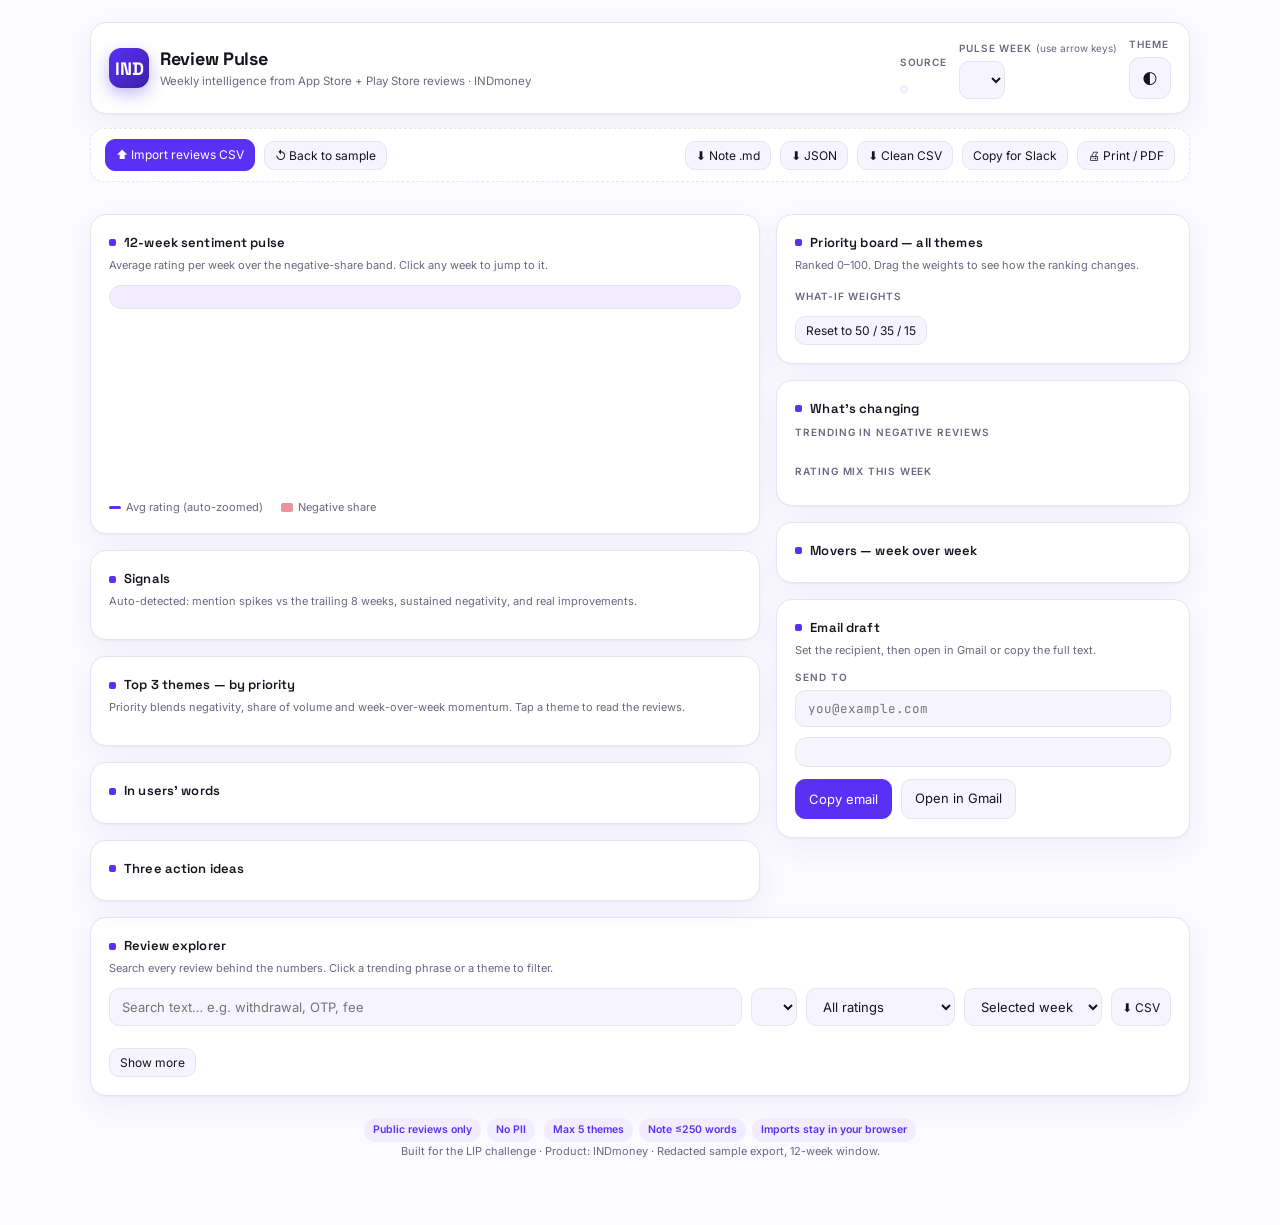
<file: dashboard/template.html>
<!DOCTYPE html>
<html lang="en" data-theme="light">
<head>
<meta charset="utf-8"/>
<meta name="viewport" content="width=device-width, initial-scale=1, viewport-fit=cover"/>
<title>Review Pulse — INDmoney</title>
<link rel="preconnect" href="https://fonts.googleapis.com">
<link rel="preconnect" href="https://fonts.gstatic.com" crossorigin>
<link href="https://fonts.googleapis.com/css2?family=Space+Grotesk:wght@500;600;700&family=Inter:wght@400;500;600&family=JetBrains+Mono:wght@500;600&display=swap" rel="stylesheet">
<style>
:root{
  --violet:#5A31F4; --violet-d:#3B1FA8; --violet-soft:#F1EDFF;
  --ink:#15131F; --mute:#6B6780; --line:#E7E3F3;
  --neg:#D7263D; --warn:#D88A00; --pos:#159D8C;
  --bg:#FBFAFF; --panel:#FFFFFF; --panel-2:#F6F4FF;
  --shadow:0 1px 2px rgba(20,16,40,.04), 0 10px 28px rgba(60,31,168,.06);
  --display:'Space Grotesk',system-ui,sans-serif;
  --body:'Inter',system-ui,sans-serif; --mono:'JetBrains Mono',ui-monospace,monospace;
}
[data-theme="dark"]{
  --violet:#9B86FF; --violet-d:#7C63F0; --violet-soft:#241D44;
  --ink:#F3F1FA; --mute:#A39FBE; --line:#2A2444;
  --neg:#FF6B7E; --warn:#F0B53A; --pos:#3FD3BF;
  --bg:#0C0A18; --panel:#161130; --panel-2:#1C1640;
  --shadow:0 1px 2px rgba(0,0,0,.3), 0 14px 32px rgba(0,0,0,.4);
}
*{box-sizing:border-box}
html,body{margin:0}
body{background:var(--bg);color:var(--ink);font-family:var(--body);-webkit-font-smoothing:antialiased;line-height:1.5}
.wrap{max-width:1140px;margin:0 auto;padding:22px 20px 64px}
.mono{font-family:var(--mono);font-variant-numeric:tabular-nums}

header.top{display:flex;align-items:center;gap:14px;flex-wrap:wrap;padding:14px 18px;border-radius:16px;
  background:var(--panel);box-shadow:var(--shadow);border:1px solid var(--line)}
.brand{display:flex;align-items:center;gap:11px;margin-right:auto}
.logo{width:40px;height:40px;border-radius:12px;background:linear-gradient(135deg,var(--violet),var(--violet-d));
  display:grid;place-items:center;color:#fff;font-family:var(--display);font-weight:700;font-size:18px;
  box-shadow:0 6px 16px rgba(90,49,244,.35)}
.brand h1{font-family:var(--display);font-size:18px;font-weight:700;margin:0;letter-spacing:-.3px}
.brand .sub{font-size:11.5px;color:var(--mute);margin-top:1px}
.ctrls{display:flex;align-items:flex-end;gap:12px;flex-wrap:wrap}
.lbl{font-size:10px;color:var(--mute);text-transform:uppercase;letter-spacing:.09em;font-weight:600;margin-bottom:5px;display:block}
select{font-family:var(--body);font-size:13px;color:var(--ink);background:var(--panel-2);border:1px solid var(--line);
  border-radius:10px;padding:9px 12px;cursor:pointer}
select:hover{border-color:var(--violet)}
.seg{display:inline-flex;background:var(--panel-2);border:1px solid var(--line);border-radius:10px;padding:3px;gap:2px}
.seg button{border:0;background:transparent;color:var(--mute);font-family:var(--body);font-size:12.5px;font-weight:500;
  padding:6px 11px;border-radius:8px;cursor:pointer}
.seg button.on{background:var(--violet);color:#fff}
.toggle{width:42px;height:42px;display:grid;place-items:center;border-radius:11px;background:var(--panel-2);
  border:1px solid var(--line);cursor:pointer;font-size:17px}

.kpis{display:grid;grid-template-columns:repeat(5,1fr);gap:12px;margin-top:16px}
@media(max-width:760px){.kpis{grid-template-columns:repeat(2,1fr)}}
.kpi{background:var(--panel);border:1px solid var(--line);border-radius:14px;padding:14px 15px;box-shadow:var(--shadow)}
.kpi .big{font-family:var(--display);font-size:25px;font-weight:700;line-height:1;color:var(--violet)}
.kpi .cap{font-size:11px;color:var(--mute);margin-top:7px}
.kpi .delta{font-size:12px;font-weight:600;margin-left:6px}
.up{color:var(--pos)} .down{color:var(--neg)} .flat{color:var(--mute)}

.grid{display:grid;grid-template-columns:1.62fr 1fr;gap:16px;margin-top:16px;align-items:start}
@media(max-width:900px){.grid{grid-template-columns:1fr}}
.col{display:flex;flex-direction:column;gap:16px}
.card{background:var(--panel);border:1px solid var(--line);border-radius:16px;padding:18px;box-shadow:var(--shadow)}
.card h2{font-family:var(--display);font-size:13px;font-weight:600;margin:0 0 4px;letter-spacing:.01em;display:flex;align-items:center;gap:8px}
.card h2 .tick{width:7px;height:7px;border-radius:2px;background:var(--violet)}
.card .hint{font-size:11px;color:var(--mute);margin:0 0 12px}

/* hero */
.headline{background:var(--violet-soft);border:1px solid var(--line);border-radius:12px;padding:11px 14px;margin-bottom:14px;
  font-size:13.5px;color:var(--ink)}
.headline b{color:var(--violet)}
.pulse-svg{width:100%;height:150px;display:block;overflow:visible}
.pulse-path{fill:none;stroke:var(--violet);stroke-width:2.6;stroke-linecap:round;stroke-linejoin:round;
  filter:drop-shadow(0 5px 12px rgba(90,49,244,.32))}
.pulse-dot{fill:var(--violet);stroke:var(--panel);stroke-width:3}
.grid-line{stroke:var(--line);stroke-width:1}
.axis{font-family:var(--mono);font-size:9px;fill:var(--mute)}
.legend{display:flex;gap:18px;font-size:11px;color:var(--mute);margin-top:8px}
.legend i{display:inline-block;width:12px;height:3px;border-radius:2px;vertical-align:middle;margin-right:5px}
.legend i.area{height:9px;border-radius:2px;opacity:.5}

/* priority themes */
.theme{border-top:1px solid var(--line);padding:13px 0}
.theme:first-of-type{border-top:none}
.theme .head{display:flex;align-items:center;gap:11px;cursor:pointer}
.rank{width:26px;height:26px;flex:none;border-radius:8px;background:var(--violet);color:#fff;
  font-family:var(--display);font-weight:700;font-size:13px;display:grid;place-items:center}
.theme .name{font-weight:600;font-size:14px;flex:1;min-width:0}
.prio{font-family:var(--mono);font-size:11px;font-weight:600;color:var(--violet);background:var(--violet-soft);
  padding:3px 8px;border-radius:7px;white-space:nowrap}
.theme .meta{font-size:11.5px;color:var(--mute);margin:7px 0 0 37px;display:flex;gap:10px;flex-wrap:wrap;align-items:center}
.spark{margin:8px 0 0 37px}
.bar{height:6px;border-radius:4px;background:var(--line);overflow:hidden;margin:8px 0 0 37px;max-width:calc(100% - 37px)}
.bar>span{display:block;height:100%;border-radius:4px}
.caret{color:var(--mute);font-size:12px;transition:transform .2s;margin-left:4px}
.theme.open .caret{transform:rotate(90deg)}
.drill{margin:10px 0 0 37px;display:none;border-left:2px solid var(--line);padding-left:12px}
.theme.open .drill{display:block;animation:fade .25s ease}
@keyframes fade{from{opacity:0;transform:translateY(-3px)}to{opacity:1}}
.rev{padding:7px 0;border-bottom:1px dashed var(--line);font-size:12px}
.rev:last-child{border-bottom:none}
.rev .r1{display:flex;justify-content:space-between;color:var(--mute);font-size:10.5px;font-family:var(--mono)}
.rev .r2{margin-top:2px;color:var(--ink)}
.stars{color:var(--warn);letter-spacing:1px}

/* priority board + movers */
.board .row{display:flex;align-items:center;gap:10px;margin-bottom:11px}
.board .nm{font-size:12px;flex:none;width:104px}
.board .track{flex:1;height:7px;border-radius:4px;background:var(--line);overflow:hidden}
.board .track>span{display:block;height:100%;border-radius:4px;background:linear-gradient(90deg,var(--violet),var(--violet-d))}
.board .val{font-family:var(--mono);font-size:11px;color:var(--mute);width:34px;text-align:right}
.mover{display:flex;align-items:center;justify-content:space-between;padding:9px 0;border-top:1px solid var(--line);font-size:12.5px}
.mover:first-of-type{border-top:none}
.chip{font-family:var(--mono);font-size:11px;font-weight:600;padding:3px 8px;border-radius:20px}
.chip.r{color:var(--neg);background:color-mix(in srgb,var(--neg) 12%,transparent)}
.chip.f{color:var(--pos);background:color-mix(in srgb,var(--pos) 14%,transparent)}
.chip.z{color:var(--mute);background:var(--panel-2)}

/* quotes + actions */
.quote{border-left:3px solid var(--violet);padding:1px 0 1px 13px;margin:0 0 14px}
.quote p{margin:0;font-size:13.5px}
.quote .by{font-size:11px;color:var(--mute);margin-top:5px;font-style:italic}
ol.actions{margin:0;padding:0;list-style:none;counter-reset:a}
ol.actions li{counter-increment:a;position:relative;padding:11px 0 11px 34px;font-size:13px;border-top:1px solid var(--line)}
ol.actions li:first-child{border-top:none}
ol.actions li::before{content:counter(a);position:absolute;left:0;top:10px;width:22px;height:22px;border-radius:7px;
  background:var(--violet);color:#fff;font-family:var(--display);font-weight:700;font-size:11px;display:grid;place-items:center}

/* email */
.mailbox{background:var(--panel-2);border:1px solid var(--line);border-radius:12px;padding:14px;font-size:12px;
  white-space:pre-wrap;max-height:300px;overflow:auto;line-height:1.5}
.mailbox .subj{font-weight:600;color:var(--violet);margin-bottom:8px}
.acts{display:flex;gap:9px;margin-top:12px;flex-wrap:wrap}
.toinput{width:100%;font-family:var(--mono);font-size:12.5px;color:var(--ink);background:var(--panel-2);
  border:1px solid var(--line);border-radius:10px;padding:9px 12px;margin-bottom:10px}
.toinput:focus{outline:none;border-color:var(--violet)}
.btn{font-family:var(--body);font-size:13px;color:var(--ink);background:var(--panel-2);border:1px solid var(--line);
  border-radius:10px;padding:9px 13px;cursor:pointer;text-decoration:none;display:inline-flex;align-items:center;gap:6px}
.btn:hover{border-color:var(--violet)}
.btn.primary{background:var(--violet);color:#fff;border-color:var(--violet)}
.btn.primary:hover{background:var(--violet-d)}
.toast{position:fixed;left:50%;bottom:26px;transform:translateX(-50%) translateY(20px);opacity:0;background:var(--ink);
  color:var(--bg);padding:10px 18px;border-radius:10px;font-size:13px;transition:.25s;pointer-events:none;z-index:9}
.toast.show{opacity:1;transform:translateX(-50%) translateY(0)}
footer.note{margin-top:22px;font-size:11px;color:var(--mute);line-height:1.7;text-align:center}
.pill{display:inline-block;font-size:10.5px;font-weight:600;color:var(--violet);background:var(--violet-soft);padding:3px 9px;border-radius:20px;margin:0 3px}

/* ---- v3 additions ---- */
.pulse-svg{height:auto}
.pulse-hit{fill:transparent;cursor:pointer}
.pulse-hit:hover{fill:var(--violet-soft);opacity:.6}
.toolbar{display:flex;align-items:center;gap:9px;flex-wrap:wrap;margin-top:14px;padding:10px 14px;border:1px dashed var(--line);border-radius:14px;background:var(--panel)}
.toolbar .sp{flex:1}
.toolbar .status{font-size:11.5px;color:var(--mute)}
.toolbar .status b{color:var(--ink)}
.btn.sm{padding:6px 10px;font-size:12px}
.btn:disabled{opacity:.45;cursor:default}
.drop{position:fixed;inset:0;display:none;place-items:center;background:color-mix(in srgb,var(--violet) 18%,transparent);z-index:20;
  font-family:var(--display);font-size:22px;color:var(--violet);backdrop-filter:blur(3px)}
.drop.on{display:grid}
.drop div{padding:30px 44px;border:2px dashed var(--violet);border-radius:20px;background:var(--panel)}
.sig{display:flex;gap:10px;align-items:flex-start;padding:9px 0;border-top:1px solid var(--line);font-size:13px}
.sig:first-of-type{border-top:none}
.sig .dot{width:9px;height:9px;border-radius:50%;margin-top:6px;flex:none}
.sig .tag{font-family:var(--mono);font-size:10px;font-weight:600;padding:2px 7px;border-radius:6px;white-space:nowrap;margin-left:auto;color:var(--mute);background:var(--panel-2)}
.sev-high .dot{background:var(--neg)} .sev-medium .dot{background:var(--warn)} .sev-good .dot{background:var(--pos)}
.empty{font-size:12.5px;color:var(--mute);padding:4px 0}
.chips{display:flex;flex-wrap:wrap;gap:7px}
.chipx{font-size:12px;padding:4px 10px;border-radius:20px;background:var(--violet-soft);color:var(--violet);font-weight:500;cursor:pointer;border:0;font-family:var(--body)}
.chipx small{font-family:var(--mono);opacity:.7;margin-left:5px}
.chipx:hover{outline:2px solid var(--violet)}
.dist .row{display:flex;align-items:center;gap:9px;margin-bottom:7px;font-size:11.5px;color:var(--mute)}
.dist .track{flex:1;height:8px;border-radius:4px;background:var(--line);overflow:hidden}
.dist .track>span{display:block;height:100%;border-radius:4px}
.dist .n{width:26px;text-align:right;font-family:var(--mono)}
.sub-h{font-size:10px;text-transform:uppercase;letter-spacing:.09em;color:var(--mute);font-weight:600;margin:16px 0 8px}
.wts .w{display:flex;align-items:center;gap:9px;font-size:11.5px;color:var(--mute);margin-bottom:6px}
.wts .w span:first-child{width:74px}
.wts .w input{flex:1;accent-color:var(--violet)}
.wts .w .pc{width:34px;text-align:right;font-family:var(--mono);color:var(--ink)}
.filters{display:flex;gap:9px;flex-wrap:wrap;margin-bottom:12px}
.filters input[type=search]{flex:1;min-width:180px;font-family:var(--body);font-size:13px;color:var(--ink);background:var(--panel-2);border:1px solid var(--line);border-radius:10px;padding:9px 12px}
.filters input:focus{outline:none;border-color:var(--violet)}
.exp-row{display:grid;grid-template-columns:96px 1fr auto;gap:12px;padding:9px 0;border-top:1px solid var(--line);font-size:12.5px;align-items:start}
.exp-row .meta{font-family:var(--mono);font-size:10.5px;color:var(--mute);line-height:1.5}
.exp-row .ttl{font-weight:600}
.exp-row .th{font-size:10.5px;color:var(--violet);background:var(--violet-soft);padding:2px 8px;border-radius:12px;white-space:nowrap}
@media(max-width:600px){.exp-row{grid-template-columns:1fr}}
mark{background:color-mix(in srgb,var(--warn) 35%,transparent);color:inherit;border-radius:3px;padding:0 1px}
.theme .head{outline-offset:3px}
.theme .head:focus-visible{outline:2px solid var(--violet);border-radius:8px}
@media print{
  body{background:#fff}.wrap{max-width:none;padding:0}
  .toolbar,.ctrls,.explorer,.emailcard,.drop,.toast,.noprint{display:none!important}
  .card,.kpi,header.top{box-shadow:none}.grid{grid-template-columns:1fr 1fr}
  .theme .drill{display:none!important}
}
</style>
</head>
<body>
<div class="wrap">
  <header class="top">
    <div class="brand">
      <div class="logo">IND</div>
      <div><h1>Review Pulse</h1><div class="sub" id="subtitle">Weekly intelligence from App Store + Play Store reviews · INDmoney</div></div>
    </div>
    <div class="ctrls">
      <div><span class="lbl">Source</span><div class="seg" id="srcSeg"></div></div>
      <div><span class="lbl">Pulse week <span class="noprint" style="text-transform:none;letter-spacing:0;font-weight:400">(use arrow keys)</span></span><select id="weekSel" aria-label="Pulse week"></select></div>
      <div><span class="lbl">Theme</span><div class="toggle" id="themeBtn" title="Light / dark" role="button" tabindex="0" aria-label="Toggle light and dark mode">◐</div></div>
    </div>
  </header>

  <div class="toolbar noprint">
    <label class="btn sm primary" for="fileIn" style="cursor:pointer">⬆ Import reviews CSV</label>
    <input type="file" id="fileIn" accept=".csv,text/csv" multiple hidden/>
    <button class="btn sm" id="resetBtn" hidden>↺ Back to sample</button>
    <span class="status" id="status"></span>
    <span class="sp"></span>
    <button class="btn sm" id="dlNote">⬇ Note .md</button>
    <button class="btn sm" id="dlJson">⬇ JSON</button>
    <button class="btn sm" id="dlCsv" title="Cleaned, redacted, themed CSV">⬇ Clean CSV</button>
    <button class="btn sm" id="slackBtn">Copy for Slack</button>
    <button class="btn sm" id="printBtn">🖨 Print / PDF</button>
  </div>

  <div class="kpis" id="kpis"></div>

  <div class="grid">
    <div class="col">
      <div class="card">
        <h2><span class="tick"></span>12-week sentiment pulse</h2>
        <p class="hint">Average rating per week over the negative-share band. Click any week to jump to it.</p>
        <div class="headline" id="headline"></div>
        <svg class="pulse-svg" id="pulse" viewBox="0 0 640 170"></svg>
        <div class="legend">
          <span><i style="background:var(--violet)"></i>Avg rating (auto-zoomed)</span>
          <span><i class="area" style="background:var(--neg)"></i>Negative share</span>
        </div>
      </div>

      <div class="card">
        <h2><span class="tick"></span>Signals</h2>
        <p class="hint">Auto-detected: mention spikes vs the trailing 8 weeks, sustained negativity, and real improvements.</p>
        <div id="signals"></div>
      </div>

      <div class="card">
        <h2><span class="tick"></span>Top 3 themes — by priority</h2>
        <p class="hint">Priority blends negativity, share of volume and week-over-week momentum. Tap a theme to read the reviews.</p>
        <div id="themes"></div>
      </div>

      <div class="card">
        <h2><span class="tick"></span>In users' words</h2>
        <div id="quotes"></div>
      </div>

      <div class="card">
        <h2><span class="tick"></span>Three action ideas</h2>
        <ol class="actions" id="actions"></ol>
      </div>
    </div>

    <div class="col">
      <div class="card board">
        <h2><span class="tick"></span>Priority board — all themes</h2>
        <p class="hint">Ranked 0–100. Drag the weights to see how the ranking changes.</p>
        <div id="board"></div>
        <div class="sub-h">What-if weights</div>
        <div class="wts" id="wts"></div>
        <button class="btn sm noprint" id="wReset" style="margin-top:4px">Reset to 50 / 35 / 15</button>
      </div>
      <div class="card">
        <h2><span class="tick"></span>What's changing</h2>
        <div class="sub-h" style="margin-top:6px">Trending in negative reviews</div>
        <div class="chips" id="trending"></div>
        <div class="sub-h">Rating mix this week</div>
        <div class="dist" id="dist"></div>
      </div>
      <div class="card">
        <h2><span class="tick"></span>Movers — week over week</h2>
        <div id="movers"></div>
      </div>
      <div class="card emailcard">
        <h2><span class="tick"></span>Email draft</h2>
        <p class="hint">Set the recipient, then open in Gmail or copy the full text.</p>
        <label class="lbl" for="toInput">Send to</label>
        <input id="toInput" class="toinput" type="email" autocomplete="email" placeholder="you@example.com" spellcheck="false"/>
        <div class="mailbox" id="mailbox"></div>
        <div class="acts">
          <button class="btn primary" id="copyBtn">Copy email</button>
          <a class="btn" id="gmailBtn" target="_blank" rel="noopener" href="#">Open in Gmail</a>
        </div>
      </div>
    </div>
  </div>

  <div class="card explorer" style="margin-top:16px">
    <h2><span class="tick"></span>Review explorer</h2>
    <p class="hint">Search every review behind the numbers. Click a trending phrase or a theme to filter.</p>
    <div class="filters">
      <input type="search" id="q" placeholder="Search text… e.g. withdrawal, OTP, fee" aria-label="Search reviews"/>
      <select id="fTheme" aria-label="Theme"></select>
      <select id="fRating" aria-label="Rating">
        <option value="all">All ratings</option><option value="neg">Negative (1–2★)</option>
        <option value="neu">Neutral (3★)</option><option value="pos">Positive (4–5★)</option>
      </select>
      <select id="fScope" aria-label="Scope"><option value="week">Selected week</option><option value="all">All weeks</option></select>
      <button class="btn sm" id="dlFiltered">⬇ CSV</button>
    </div>
    <div class="hint" id="expCount"></div>
    <div id="expList"></div>
    <button class="btn sm" id="expMore" style="margin-top:10px" hidden>Show more</button>
  </div>

  <footer class="note">
    <span class="pill">Public reviews only</span><span class="pill">No PII</span>
    <span class="pill">Max 5 themes</span><span class="pill">Note ≤250 words</span><span class="pill">Imports stay in your browser</span><br/>
    Built for the LIP challenge · Product: INDmoney · <span id="foot">Redacted sample export, 12-week window.</span>
  </footer>
</div>
<div class="drop" id="drop"><div>Drop review CSVs to analyse</div></div>
<div class="toast" id="toast">Copied</div>

<script>
__CORE__
</script>
<script>
const CFG = PulseCore.prepare(__CONFIG__);
const SAMPLE = __DATA__;
const SELF_ALIAS = "me+indmoney-pulse@myteam.example";
const DEFAULT_W = [50,35,15];
let ROWS = SAMPLE, REPORT = null, P = null, expShown = 15, animate = true;
const S = { week:null, src:"All", w:[...DEFAULT_W] };

const $ = id => document.getElementById(id);
const esc = s => String(s).replace(/&/g,"&amp;").replace(/</g,"&lt;").replace(/>/g,"&gt;").replace(/"/g,"&quot;");
const negColor = p => p>=60?"var(--neg)":(p>=40?"var(--warn)":"var(--pos)");
const arrowOf = d => d>0?["▲","up"]:(d<0?["▼","down"]:["=","flat"]);
const sgn = d => (d>=0?"+":"-")+Math.abs(d).toFixed(2);
const store = { get(k){ try{ return localStorage.getItem(k); }catch(_){ return null; } }, set(k,v){ try{ localStorage.setItem(k,v); }catch(_){} } };

function recompute(){
  P = PulseCore.analyze(ROWS, CFG, { week:S.week, source:S.src, weights:S.w.map(x=>x/100) });
  S.week = P.pulse_week;
}

/* ---------- controls ---------- */
function buildControls(){
  const srcs = ["All", ...P.sources];
  if(!srcs.includes(S.src)) S.src = "All";
  $("srcSeg").innerHTML = srcs.map(s=>`<button data-s="${esc(s)}" class="${s===S.src?"on":""}">${esc(s)}</button>`).join("");
  $("weekSel").innerHTML = P.weeks.map(w=>`<option value="${esc(w)}">${esc(w)}</option>`).join("");
  $("weekSel").value = S.week;
  const themes = CFG.themes.map(t=>t.name);
  const cur = $("fTheme").value;
  $("fTheme").innerHTML = `<option value="">All themes</option>`+themes.map(t=>`<option>${esc(t)}</option>`).join("")+`<option value="__none">Unclassified</option>`;
  $("fTheme").value = cur;
}
function setHash(){ try{ history.replaceState(null,"","#w="+encodeURIComponent(S.week)+"&s="+encodeURIComponent(S.src)); }catch(_){} }
function readHash(){
  const m = Object.fromEntries((location.hash||"").slice(1).split("&").filter(Boolean).map(p=>p.split("=").map(decodeURIComponent)));
  if(m.w) S.week = m.w; if(m.s) S.src = m.s;
}

/* ---------- render ---------- */
function render(o){
  o = o || {};
  recompute(); buildControls(); setHash();
  const k = P.kpi, [arr,cls] = arrowOf(k.delta), top = P.top_themes;
  const srcA = k.src["App Store"]||0, srcP = k.src["Play Store"]||0, others = k.n-srcA-srcP;
  $("subtitle").textContent = `Week of ${P.pulse_week}, ${P.year} · ${REPORT?REPORT.label:"INDmoney sample data"}`;
  $("kpis").innerHTML = [
    `<div class="kpi"><div class="big mono">${k.n}</div><div class="cap">reviews this week</div></div>`,
    `<div class="kpi"><div class="big mono">${k.avg.toFixed(2)}<span class="delta ${cls}">${arr}${sgn(k.delta)}</span></div><div class="cap">avg rating · WoW</div></div>`,
    `<div class="kpi"><div class="big mono">${k.negPct}%</div><div class="cap">negative (1–2★)</div></div>`,
    `<div class="kpi"><div class="big mono">${P.all_priorities[0].priority}</div><div class="cap">top priority score</div></div>`,
    `<div class="kpi"><div class="big mono">${srcA}<span style="font-size:14px;color:var(--mute)"> / ${srcP}${others>0?` / ${others}`:""}</span></div><div class="cap">App / Play${others>0?" / other":""}</div></div>`
  ].join("");
  let hl = esc(P.headline);
  CFG.themes.forEach(t=>{ hl = hl.split(esc(t.name)).join("<b>"+esc(t.name)+"</b>"); });
  $("headline").innerHTML = hl;
  drawPulse(); animate = false;

  $("signals").innerHTML = P.signals.length ? P.signals.map(s=>
    `<div class="sig sev-${s.severity}"><span class="dot"></span><span>${esc(s.text)}</span><span class="tag">${s.type.replace("_"," ")}</span></div>`).join("")
    : `<div class="empty">No unusual movement this week — volumes and sentiment are within their normal range.</div>`;

  $("themes").innerHTML = top.length ? top.map((t,i)=>{
    const items = (P._byTheme[t.theme]||[])[P._pi]||[];
    const drill = items.slice().sort((a,b)=>a.rating-b.rating).slice(0,8).map(r=>
      `<div class="rev"><div class="r1"><span>${r.date} · ${esc(r.source)}</span><span class="stars">${"★".repeat(r.rating)}${"☆".repeat(5-r.rating)}</span></div><div class="r2">${esc(r.text)}</div></div>`).join("");
    const wows = t.wow>0?`+${t.wow}`:`${t.wow}`;
    return `<div class="theme" data-i="${i}">
      <div class="head" role="button" tabindex="0" aria-expanded="false">
        <div class="rank">${i+1}</div><div class="name">${esc(t.theme)}</div>
        <div class="prio">priority ${t.priority}/100</div><span class="caret">▶</span>
      </div>
      <div class="meta"><span>${t.count} mentions</span><span style="color:${t.wow>0?'var(--neg)':(t.wow<0?'var(--pos)':'var(--mute)')}">${wows} WoW</span><span>avg ${t.avg.toFixed(2)}★</span><span>${t.negPct}% negative</span>
        <a href="#" class="chipx" data-theme="${esc(t.theme)}" style="text-decoration:none;padding:2px 9px">explore ↓</a></div>
      <div class="spark">${sparkline(P.trend[t.theme].counts)}</div>
      <div class="bar"><span style="width:${t.negPct}%;background:${negColor(t.negPct)}"></span></div>
      <div class="drill">${drill||'<div class="rev">No reviews in this slice.</div>'}</div>
    </div>`;}).join("") : `<div class="empty">No themed reviews in this week.</div>`;

  $("board").innerHTML = P.all_priorities.map(t=>
    `<div class="row"><div class="nm">${esc(t.theme)}</div><div class="track"><span style="width:${t.priority}%"></span></div><div class="val mono">${t.priority}</div></div>`).join("");
  const wn = ["Negativity","Volume","Momentum"], tot = S.w.reduce((a,b)=>a+b,0)||1;
  if(o.keepW){ document.querySelectorAll("#wts .pc").forEach((el,i)=>{ el.textContent = Math.round(100*S.w[i]/tot)+"%"; }); }
  else $("wts").innerHTML = wn.map((n,i)=>`<div class="w"><span>${n}</span><input type="range" min="0" max="100" value="${S.w[i]}" data-i="${i}" aria-label="${n} weight"/><span class="pc">${Math.round(100*S.w[i]/tot)}%</span></div>`).join("");

  $("trending").innerHTML = P.trending.length ? P.trending.map(t=>
    `<button class="chipx" data-q="${esc(t.term)}" title="${t.count} negative reviews vs ${t.base} in prior 4 weeks (×${t.lift})">${esc(t.term)}<small>${t.count}</small></button>`).join("")
    : `<div class="empty">Not enough history yet to spot new phrases.</div>`;
  const mx = Math.max(1,...P.rating_dist), cols = ["var(--neg)","var(--neg)","var(--warn)","var(--pos)","var(--pos)"];
  $("dist").innerHTML = [5,4,3,2,1].map(r=>`<div class="row"><span style="width:20px">${r}★</span><div class="track"><span style="width:${100*P.rating_dist[r-1]/mx}%;background:${cols[r-1]}"></span></div><span class="n">${P.rating_dist[r-1]}</span></div>`).join("");

  const movers = P.all_priorities.slice().sort((a,b)=>b.wow-a.wow);
  $("movers").innerHTML = movers.map(m=>{
    const c = m.wow>0?"r":(m.wow<0?"f":"z"), s = m.wow>0?`▲ +${m.wow}`:(m.wow<0?`▼ ${m.wow}`:"– 0");
    return `<div class="mover"><span>${esc(m.theme)}</span><span class="chip ${c}">${s}</span></div>`; }).join("");

  $("quotes").innerHTML = P.quotes.length ? P.quotes.map(q=>
    `<div class="quote"><p>“${esc(q.text)}”</p><div class="by">${q.rating}★ · ${esc(q.source)} · ${esc(q.theme)}</div></div>`).join("") : `<div class="empty">No quotes this week.</div>`;
  $("actions").innerHTML = P.actions.map(a=>`<li>${esc(a)}</li>`).join("");

  renderEmail(); renderExplorer(true);
}

function sparkline(c){
  const mx = Math.max(1,...c), W=180,H=26,n=c.length;
  const x = i => n>1 ? i*(W/(n-1)) : W/2, y = v => H-2-(v/mx)*(H-4);
  const line = c.map((v,i)=>`${i?'L':'M'}${x(i).toFixed(1)},${y(v).toFixed(1)}`).join(" ");
  return `<svg width="${W}" height="${H}" viewBox="0 0 ${W} ${H}" role="img" aria-label="12-week mentions trend"><path d="${line}" fill="none" stroke="var(--violet)" stroke-width="1.6" stroke-linejoin="round"/><circle cx="${x(n-1)}" cy="${y(c[n-1])}" r="2.4" fill="var(--violet)"/></svg>`;
}

function drawPulse(){
  const svg = $("pulse"), W=640,H=170,padX=26,padTop=10,padBot=30, av=P.pulse_avg, ng=P.pulse_neg, n=av.length, ai=P._pi;
  const vals = av.filter(v=>v!==null);
  let lo = Math.max(1,Math.min(...vals)-0.2), hi = Math.min(5,Math.max(...vals)+0.2); if(hi-lo<0.4) hi=lo+0.4;
  const x = i => n>1 ? padX+i*((W-2*padX)/(n-1)) : W/2;
  const yA = v => padTop+(hi-v)/(hi-lo)*(H-padTop-padBot), yN = v => padTop+(100-v)/100*(H-padTop-padBot);
  let line="", pen=false; av.forEach((v,i)=>{ if(v===null){pen=false;return;} line+=`${pen?'L':'M'}${x(i).toFixed(1)},${yA(v).toFixed(1)} `; pen=true; });
  const area = `M${x(0)},${H-padBot} `+ng.map((v,i)=>`L${x(i).toFixed(1)},${yN(v).toFixed(1)}`).join(" ")+` L${x(n-1)},${H-padBot} Z`;
  let grid=""; for(let k=0;k<=2;k++){ const gv=lo+(hi-lo)*k/2, gy=yA(gv);
    grid+=`<line class="grid-line" x1="${padX}" y1="${gy}" x2="${W-padX}" y2="${gy}"/><text class="axis" x="${padX-5}" y="${gy+3}" text-anchor="end">${gv.toFixed(1)}</text>`; }
  const colW = n>1 ? (W-2*padX)/(n-1) : 60;
  svg.innerHTML = `${grid}<path d="${area}" fill="var(--neg)" opacity="0.10"/><path class="pulse-path" d="${line}"/>`+
    av.map((v,i)=>v===null?"":`<circle class="pulse-dot" cx="${x(i)}" cy="${yA(v)}" r="${i===ai?5:2.4}" opacity="${i===ai?1:.55}"/>`).join("")+
    P.weeks.map((w,i)=>(i%2===0||i===ai)?`<text class="axis" x="${x(i)}" y="${H-12}" text-anchor="middle" ${i===ai?'style="font-weight:700;fill:var(--violet)"':''}>${esc(w.split("-")[0])}</text>`:"").join("")+
    P.weeks.map((w,i)=>`<rect class="pulse-hit" data-w="${esc(w)}" x="${x(i)-colW/2}" y="0" width="${colW}" height="${H-padBot+8}"><title>${esc(w)}${av[i]!==null?` · avg ${av[i].toFixed(2)} · ${P.pulse_vol[i]} reviews`:" · no reviews"}</title></rect>`).join("");
  if(animate){ const p=svg.querySelector(".pulse-path"); if(p&&line){ const L=p.getTotalLength(); p.style.strokeDasharray=L; p.style.strokeDashoffset=L; p.getBoundingClientRect();
    p.style.transition="stroke-dashoffset 900ms ease"; p.style.strokeDashoffset=0; } }
}

/* ---------- email ---------- */
function renderEmail(){
  const e = PulseCore.buildEmail(P), toEl = $("toInput");
  $("mailbox").innerHTML = `<div class="subj">Subject: ${esc(e.subject)}</div>${esc(e.body)}`;
  if(!toEl.value) toEl.value = SELF_ALIAS;
  const gm = () => `https://mail.google.com/mail/?view=cm&fs=1&to=${encodeURIComponent(toEl.value.trim()||SELF_ALIAS)}&su=${encodeURIComponent(e.subject)}&body=${encodeURIComponent(e.body)}`;
  const sync = () => { $("gmailBtn").href = gm(); }; sync(); toEl.oninput = sync;
  $("copyBtn").onclick = async()=>{ const ok = await copyText("Subject: "+e.subject+"\n\n"+e.body); toast(ok?"Email copied to clipboard":"Couldn't copy here — select the text and copy manually"); };
  $("gmailBtn").onclick = async ev=>{ sync(); if(!openUrl(gm())){ ev.preventDefault(); const ok = await copyText(gm()); toast(ok?"Popup blocked — Gmail link copied. Paste it in a new tab.":"Popup blocked — long-press to open Gmail."); } };
}

/* ---------- explorer ---------- */
function filtered(){
  const q = $("q").value.trim().toLowerCase(), th = $("fTheme").value, rt = $("fRating").value, scope = $("fScope").value;
  const pool = scope==="week" ? (P._byW[P._pi]||[]) : P._byW.flat();
  return pool.filter(r=>
    (!th || (th==="__none" ? !r.theme : r.theme===th)) &&
    (rt==="all" || (rt==="neg"?r.rating<=2:rt==="neu"?r.rating===3:r.rating>=4)) &&
    (!q || (r.title+" "+r.text).toLowerCase().includes(q))
  ).sort((a,b)=>a.date<b.date?1:a.date>b.date?-1:a.rating-b.rating);
}
function renderExplorer(reset){
  if(reset) expShown = 15;
  const list = filtered(), q = $("q").value.trim();
  const hi = t => { t = esc(t); if(!q) return t; const rx = new RegExp("("+esc(q).replace(/[.*+?^${}()|[\]\\]/g,"\\$&")+")","ig"); return t.replace(rx,"<mark>$1</mark>"); };
  $("expCount").textContent = `${list.length} review${list.length===1?"":"s"}${$("fScope").value==="week"?` in ${P.pulse_week}`:" in the window"}`;
  $("expList").innerHTML = list.slice(0,expShown).map(r=>
    `<div class="exp-row"><div class="meta">${r.date}<br>${esc(r.source)}<br><span class="stars">${"★".repeat(r.rating)}${"☆".repeat(5-r.rating)}</span></div>
     <div>${r.title?`<div class="ttl">${hi(r.title)}</div>`:""}<div>${hi(r.text)}</div></div>
     <div>${r.theme?`<span class="th">${esc(r.theme)}</span>`:`<span class="th" style="color:var(--mute);background:var(--panel-2)">unclassified</span>`}</div></div>`).join("") || `<div class="empty">Nothing matches these filters.</div>`;
  $("expMore").hidden = list.length<=expShown;
}

/* ---------- import / export ---------- */
const guessSource = n => /play|google|android/i.test(n)?"Play Store":(/app ?store|apple|ios/i.test(n)?"App Store":"Imported");
async function importFiles(files){
  const raw=[]; const names=[];
  for(const f of files){
    if(!/\.csv$/i.test(f.name)&&f.type!=="text/csv"){ toast(`${f.name}: not a CSV`); continue; }
    const rows = PulseCore.parseCSV(await f.text()); const src = guessSource(f.name);
    rows.forEach(r=>{ if(!("source" in r)&&!("Source" in r)&&!("Store" in r)&&!("Platform" in r)) r.source = src; });
    raw.push(...rows); names.push(f.name);
  }
  if(!raw.length) return;
  const [rows, rep] = PulseCore.normalise(raw, CFG, { defaultSource:"Imported", keepTheme:true });
  if(!rows.length){ toast("No usable rows: need date, rating and text columns"); return; }
  ROWS = rows; REPORT = Object.assign(rep,{ label:names.join(" + ") }); S.week=null; S.src="All"; animate=true;
  render(); updateStatus(); toast(`Imported ${rows.length} reviews · ${rep.redactions} PII redactions`);
}
function updateStatus(){
  $("resetBtn").hidden = !REPORT;
  $("status").innerHTML = REPORT
    ? `<b>${REPORT.out}</b> reviews from ${esc(REPORT.label)} · <b>${REPORT.redactions}</b> PII redactions · ${REPORT.auto_themed} auto-themed · ${REPORT.unclassified} unclassified${REPORT.dropped?` · ${REPORT.dropped} rows skipped`:""} · processed locally`
    : `Showing the built-in sample. Import your own App Store / Play Console export — PII is redacted and themes assigned in your browser; nothing is uploaded.`;
  $("foot").textContent = REPORT ? "Your imported export, processed locally in the browser." : "Redacted sample export, 12-week window.";
}
function download(name, text, type){
  try{ const a=document.createElement("a"); a.href=URL.createObjectURL(new Blob([text],{type:type||"text/plain"})); a.download=name; document.body.appendChild(a); a.click();
    setTimeout(()=>{URL.revokeObjectURL(a.href);a.remove();},500); toast("Downloaded "+name); }catch(_){ toast("Download blocked here — open in a normal browser tab"); }
}
function slackText(){
  const k=P.kpi, [a]=arrowOf(k.delta);
  const L=[`*INDmoney Review Pulse — ${P.pulse_week}, ${P.year}*`, `${k.n} reviews · avg ${k.avg.toFixed(2)} ${a} ${sgn(k.delta)} WoW · ${k.negPct}% negative`, `> ${P.headline}`];
  if(P.signals.length) L.push("", "*Signals*", ...P.signals.slice(0,3).map(s=>`• ${s.text}`));
  L.push("", "*Top themes*", ...P.top_themes.map((t,i)=>`${i+1}. ${t.theme} — priority ${t.priority}/100 (${t.count} mentions, ${t.negPct}% neg)`));
  L.push("", "*Actions*", ...P.actions.map((x,i)=>`${i+1}. ${x}`)); return L.join("\n");
}

/* ---------- helpers ---------- */
function toast(msg){ const t=$("toast"); t.textContent=msg; t.classList.add("show"); clearTimeout(toast._t); toast._t=setTimeout(()=>t.classList.remove("show"),2600); }
async function copyText(text){
  try{ await navigator.clipboard.writeText(text); return true; }catch(_){}
  try{ const ta=document.createElement("textarea"); ta.value=text; ta.style.position="fixed"; ta.style.top="-1000px"; ta.setAttribute("readonly",""); document.body.appendChild(ta); ta.focus(); ta.select();
    const ok=document.execCommand("copy"); ta.remove(); return ok; }catch(_){ return false; }
}
function openUrl(url){
  let w=null; try{ w=window.open(url,"_blank","noopener"); }catch(_){} if(w) return true;
  try{ const a=document.createElement("a"); a.href=url; a.target="_blank"; a.rel="noopener noreferrer"; document.body.appendChild(a); a.click(); a.remove(); return true; }catch(_){ return false; }
}
function goWeek(w){ S.week=w; animate=true; render(); }

/* ---------- events ---------- */
const root = document.documentElement;
function setTheme(t){ root.setAttribute("data-theme",t); store.set("rp-theme",t); }
$("themeBtn").onclick = ()=>{ setTheme(root.getAttribute("data-theme")==="dark"?"light":"dark"); };
$("themeBtn").onkeydown = e=>{ if(e.key==="Enter"||e.key===" "){ e.preventDefault(); $("themeBtn").click(); } };
$("srcSeg").onclick = e=>{ const b=e.target.closest("button"); if(!b) return; S.src=b.dataset.s; animate=true; render(); };
$("weekSel").onchange = e=>goWeek(e.target.value);
$("pulse").onclick = e=>{ const r=e.target.closest(".pulse-hit"); if(r) goWeek(r.dataset.w); };
$("themes").onclick = e=>{
  const ex = e.target.closest("[data-theme]");
  if(ex){ e.preventDefault(); $("fTheme").value=ex.dataset.theme; $("fScope").value="week"; renderExplorer(true); $("q").scrollIntoView({behavior:"smooth",block:"center"}); return; }
  const h = e.target.closest(".head"); if(h){ const t=h.parentNode; t.classList.toggle("open"); h.setAttribute("aria-expanded",t.classList.contains("open")); }
};
$("themes").onkeydown = e=>{ if((e.key==="Enter"||e.key===" ")&&e.target.classList.contains("head")){ e.preventDefault(); e.target.click(); } };
$("trending").onclick = e=>{ const b=e.target.closest("[data-q]"); if(!b) return; $("q").value=b.dataset.q; $("fRating").value="neg"; $("fTheme").value=""; $("fScope").value="week"; renderExplorer(true); $("q").scrollIntoView({behavior:"smooth",block:"center"}); };
$("wts").oninput = e=>{ const i=e.target.dataset.i; if(i===undefined) return; S.w[+i]=+e.target.value; render({keepW:true}); };
$("wReset").onclick = ()=>{ S.w=[...DEFAULT_W]; render(); };
["q","fTheme","fRating","fScope"].forEach(id=>$(id).addEventListener("input",()=>renderExplorer(true)));
$("expMore").onclick = ()=>{ expShown+=25; renderExplorer(false); };
$("dlFiltered").onclick = ()=>download("reviews_filtered.csv", PulseCore.toCSV(filtered()), "text/csv");
$("dlNote").onclick = ()=>download(`weekly_note_${P.pulse_week.replace(/\s/g,"")}.md`, PulseCore.fitNote(P), "text/markdown");
$("dlJson").onclick = ()=>download("pulse_data.json", JSON.stringify(P,(k,v)=>k.startsWith("_")?undefined:v,2), "application/json");
$("dlCsv").onclick = ()=>download("reviews_clean.csv", PulseCore.toCSV(ROWS), "text/csv");
$("slackBtn").onclick = async()=>toast(await copyText(slackText())?"Slack summary copied":"Couldn't copy here");
$("printBtn").onclick = ()=>window.print();
$("fileIn").onchange = e=>{ importFiles([...e.target.files]); e.target.value=""; };
$("resetBtn").onclick = ()=>{ ROWS=SAMPLE; REPORT=null; S.week=null; S.src="All"; animate=true; render(); updateStatus(); toast("Back to the sample data"); };
let dragN=0;
addEventListener("dragenter",e=>{ if(e.dataTransfer&&[...e.dataTransfer.types].includes("Files")){ dragN++; $("drop").classList.add("on"); } });
addEventListener("dragleave",()=>{ dragN=Math.max(0,dragN-1); if(!dragN) $("drop").classList.remove("on"); });
addEventListener("dragover",e=>e.preventDefault());
addEventListener("drop",e=>{ e.preventDefault(); dragN=0; $("drop").classList.remove("on"); if(e.dataTransfer.files.length) importFiles([...e.dataTransfer.files]); });
addEventListener("keydown",e=>{
  if(/INPUT|SELECT|TEXTAREA/.test(document.activeElement.tagName)||e.metaKey||e.ctrlKey||e.altKey) return;
  const i = P.weeks.indexOf(S.week);
  if(e.key==="ArrowLeft"&&i>0) goWeek(P.weeks[i-1]); if(e.key==="ArrowRight"&&i<P.weeks.length-1) goWeek(P.weeks[i+1]);
});

/* ---------- boot ---------- */
setTheme(store.get("rp-theme") || (matchMedia("(prefers-color-scheme: dark)").matches?"dark":"light"));
readHash(); render(); updateStatus();
</script>
</body>
</html>
</file>
